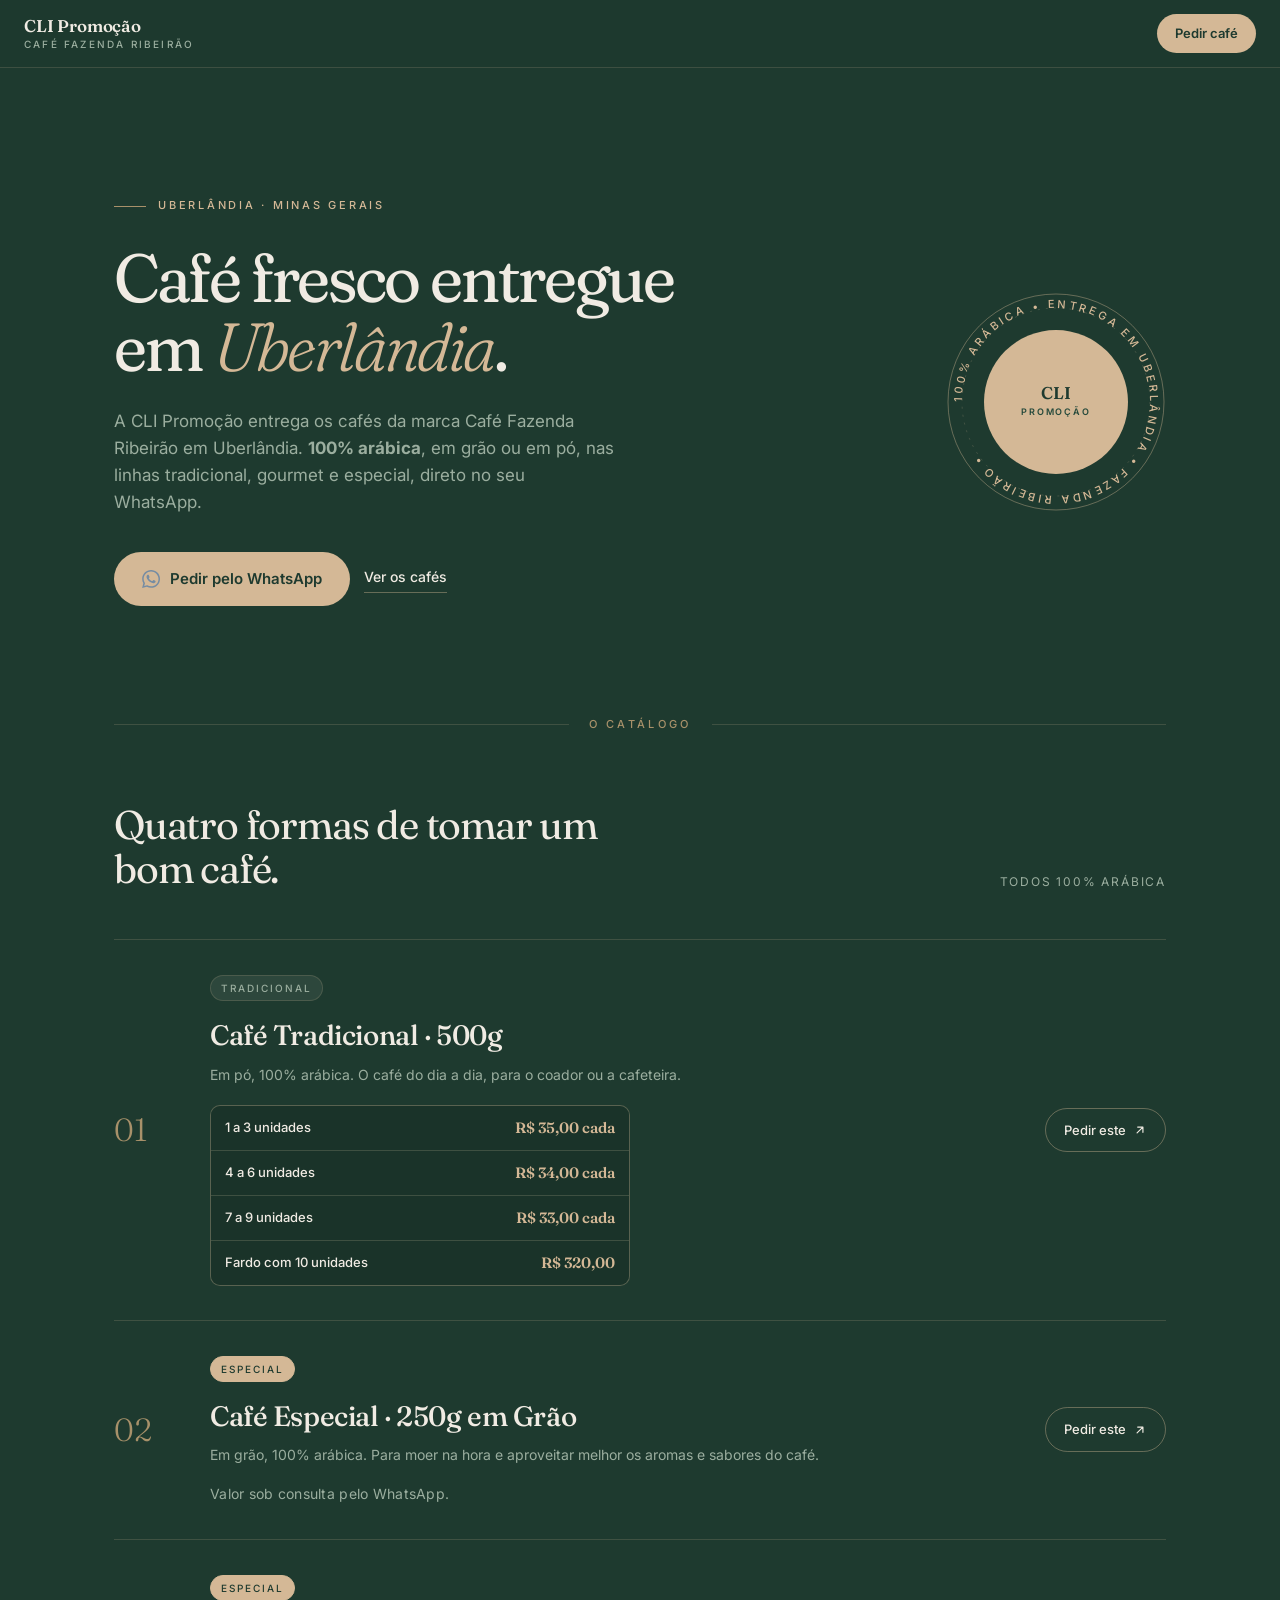
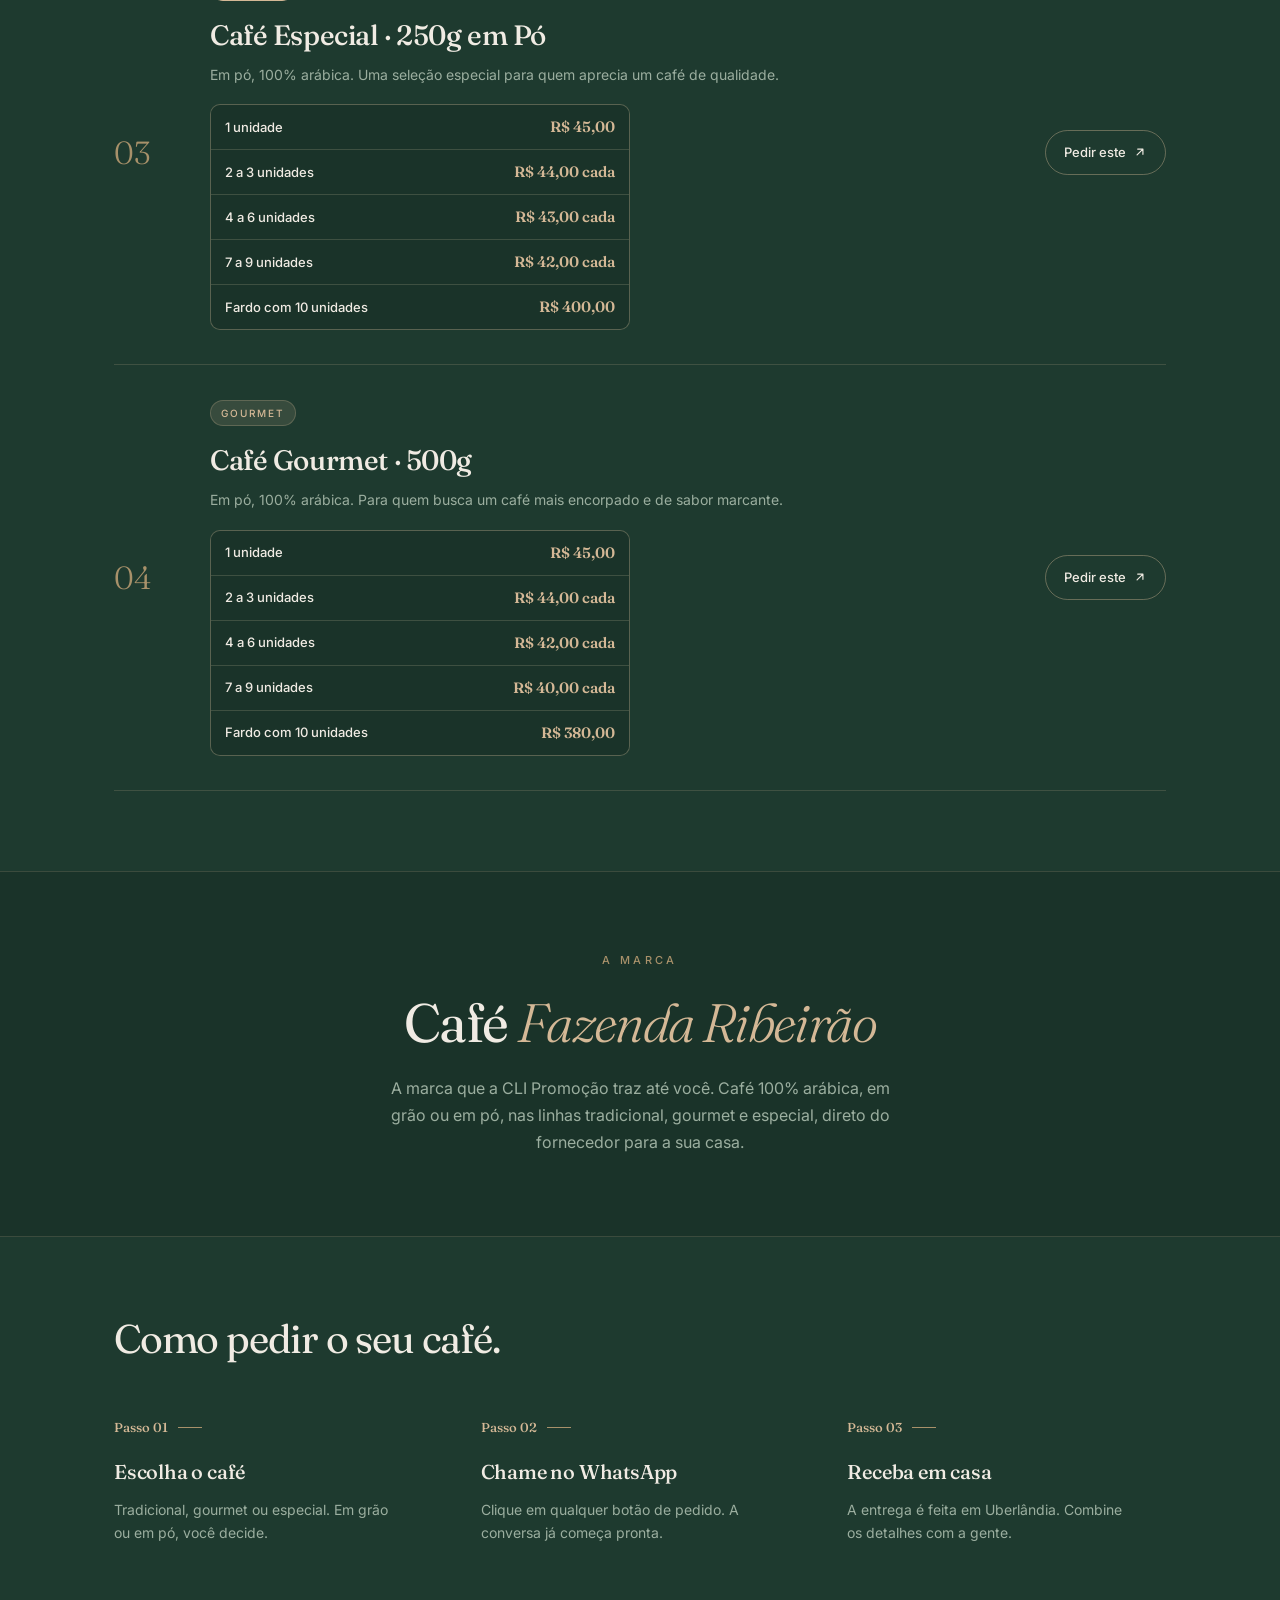
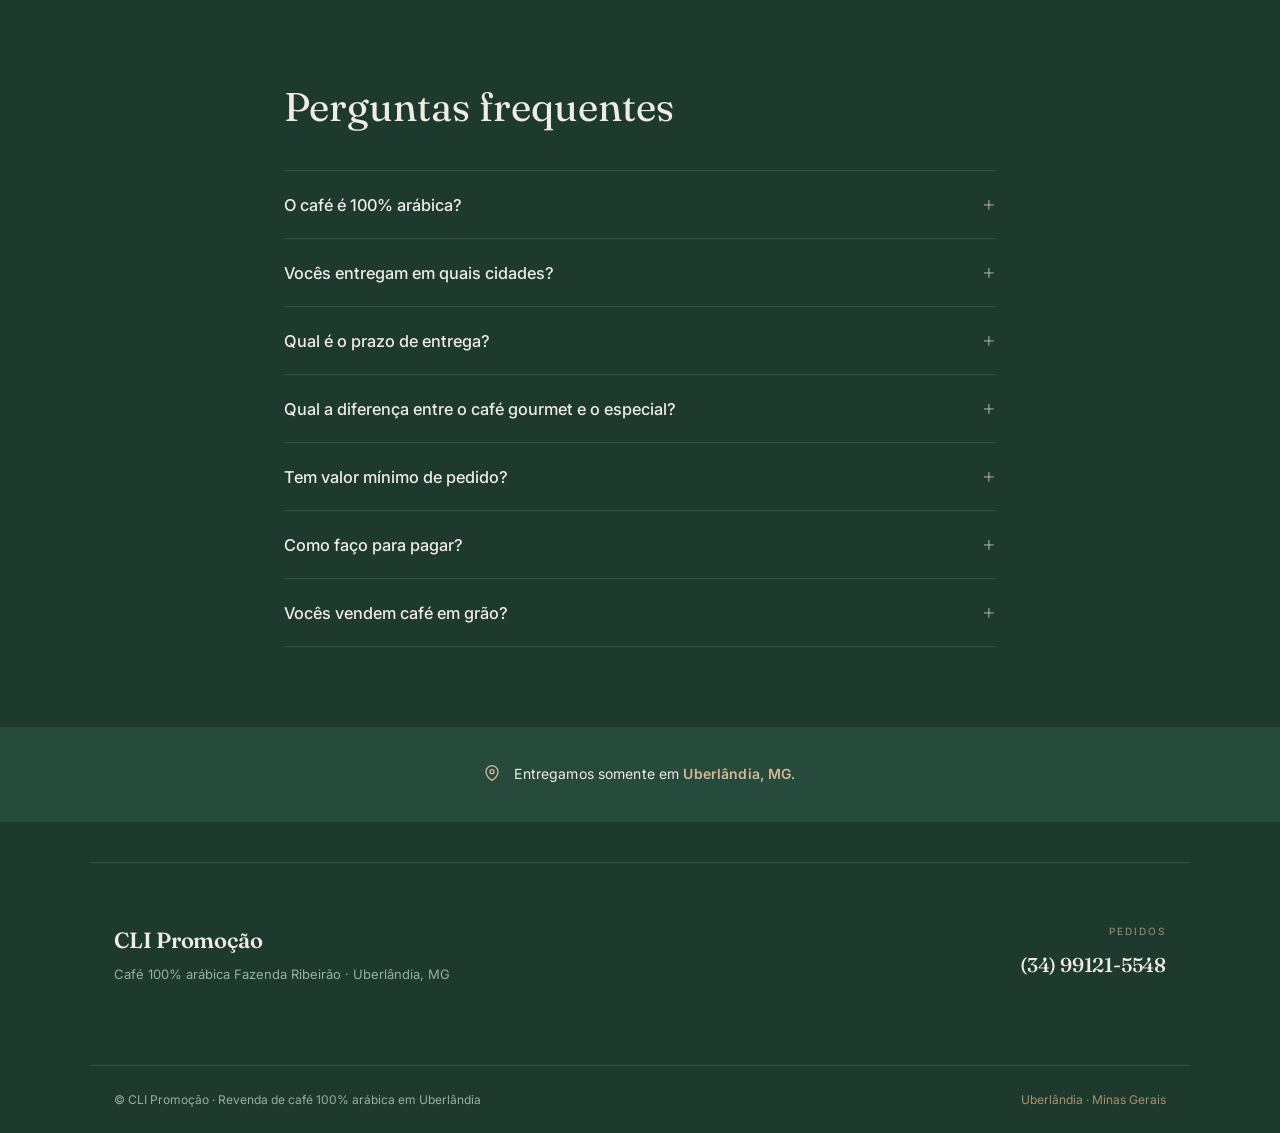
<file: index.html>
<!DOCTYPE html>
<html lang="pt-BR">


<head>
	<meta charset="UTF-8">
	<meta name="viewport" content="width=device-width, initial-scale=1.0">

	<title>Café 100% Arábica em Uberlândia com Entrega | Fazenda Ribeirão — CLI Promoção</title>

	<meta name="description"
		content="Entrega de café 100% arábica em Uberlândia, MG: tradicional, gourmet e especial, em grão ou em pó, da marca Café Fazenda Ribeirão. Peça pelo WhatsApp e receba em casa.">

	<meta name="theme-color" content="#3A6B53">

	<link rel="icon" type="image/svg+xml" href="assets/favicon.svg">
	<link rel="canonical" href="https://www.clipromocoes.com.br/">


	<meta property="og:type" content="website">
	<meta property="og:site_name" content="CLI Promoção">
	<meta property="og:locale" content="pt_BR">
	<meta property="og:url" content="https://www.clipromocoes.com.br/">

	<meta property="og:title" content="Café 100% Arábica em Uberlândia com Entrega | Fazenda Ribeirão">

	<meta property="og:description"
		content="A CLI Promoção entrega os cafés 100% arábica da marca Café Fazenda Ribeirão em Uberlândia. Em grão, em pó, tradicional, gourmet e especial, direto no seu WhatsApp.">

	<meta property="og:image" content="https://www.clipromocoes.com.br/assets/og-card.png">

	<meta property="og:image:width" content="640">
	<meta property="og:image:height" content="640">

	<!-- Fontes -->
	<link rel="preconnect" href="https://fonts.googleapis.com">
	<link rel="preconnect" href="https://fonts.gstatic.com" crossorigin>

	<link
		href="https://fonts.googleapis.com/css2?family=Fraunces:opsz,wght,SOFT,WONK@9..144,300..700,0..100,0..1&family=Inter:wght@300;400;500;600&display=swap"
		rel="stylesheet">

	<link rel="stylesheet" href="styles.css">

	<!-- Estilos da seção de perguntas frequentes.
	     Ficam aqui para não depender de alterações no styles.css.
	     Se preferir, mova este bloco para o final do styles.css. -->
	<style>
		.faq {
			max-width: 760px;
			margin: 0 auto;
			padding: 5rem 1.5rem;
		}

		.faq h2 {
			font-family: 'Fraunces', Georgia, serif;
			font-weight: 400;
			font-size: clamp(1.75rem, 4vw, 2.5rem);
			line-height: 1.15;
			margin: 0 0 2.5rem;
		}

		.faq-item {
			border-top: 1px solid rgba(128, 128, 128, 0.28);
		}

		.faq-item:last-of-type {
			border-bottom: 1px solid rgba(128, 128, 128, 0.28);
		}

		.faq-item summary {
			display: flex;
			justify-content: space-between;
			align-items: baseline;
			gap: 1.5rem;
			cursor: pointer;
			list-style: none;
			padding: 1.35rem 0;
			font-family: 'Inter', system-ui, sans-serif;
			font-size: 1.02rem;
			font-weight: 500;
			line-height: 1.4;
		}

		.faq-item summary::-webkit-details-marker {
			display: none;
		}

		.faq-item summary::after {
			content: "+";
			flex: none;
			font-size: 1.35rem;
			font-weight: 300;
			line-height: 1;
			opacity: 0.55;
			transition: transform 0.25s ease;
		}

		.faq-item[open] summary::after {
			transform: rotate(45deg);
		}

		.faq-item summary:focus-visible {
			outline: 2px solid currentColor;
			outline-offset: 4px;
		}

		.faq-item p {
			margin: 0 0 1.5rem;
			padding-right: 3rem;
			font-family: 'Inter', system-ui, sans-serif;
			font-size: 0.97rem;
			font-weight: 300;
			line-height: 1.65;
			opacity: 0.82;
		}

		@media (prefers-reduced-motion: reduce) {
			.faq-item summary::after {
				transition: none;
			}
		}
	</style>

	<!-- Dados estruturados: negócio, produtos e perguntas frequentes.
	     Cada Product tem "offers" próprio — exigência do Google para
	     resultados aprimorados de produto. -->
	<script type="application/ld+json">
	{
		"@context": "https://schema.org",
		"@graph": [
			{
				"@type": "LocalBusiness",
				"@id": "https://www.clipromocoes.com.br/#negocio",
				"name": "CLI Promoção",
				"description": "Revenda dos cafés 100% arábica da marca Café Fazenda Ribeirão, com entrega em Uberlândia, MG.",
				"url": "https://www.clipromocoes.com.br/",
				"image": "https://www.clipromocoes.com.br/assets/og-card.png",
				"telephone": "+55-34-99121-5548",
				"priceRange": "R$ 32 - R$ 400",
				"currenciesAccepted": "BRL",
				"paymentAccepted": "Pix, Dinheiro, Cartão",
				"address": {
					"@type": "PostalAddress",
					"addressCountry": "BR",
					"addressRegion": "MG",
					"addressLocality": "Uberlândia"
				},
				"areaServed": {
					"@type": "City",
					"name": "Uberlândia"
				},
				"openingHoursSpecification": [
					{
						"@type": "OpeningHoursSpecification",
						"dayOfWeek": ["Monday", "Tuesday", "Wednesday", "Thursday", "Friday"],
						"opens": "08:00",
						"closes": "18:00"
					},
					{
						"@type": "OpeningHoursSpecification",
						"dayOfWeek": "Saturday",
						"opens": "08:00",
						"closes": "12:00"
					}
				]
			},
			{
				"@type": "Product",
				"@id": "https://www.clipromocoes.com.br/#cafe-tradicional-500g",
				"name": "Café Tradicional 500g · 100% Arábica",
				"description": "Café 100% arábica em pó, linha tradicional, para coador ou cafeteira. Entrega em Uberlândia, MG.",
				"image": "https://www.clipromocoes.com.br/assets/og-card.png",
				"brand": {
					"@type": "Brand",
					"name": "Café Fazenda Ribeirão"
				},
				"weight": {
					"@type": "QuantitativeValue",
					"value": 500,
					"unitCode": "GRM"
				},
				"additionalProperty": [
					{
						"@type": "PropertyValue",
						"name": "Espécie do grão",
						"value": "100% arábica"
					},
					{
						"@type": "PropertyValue",
						"name": "Moagem",
						"value": "Em pó"
					}
				],
				"offers": {
					"@type": "AggregateOffer",
					"url": "https://www.clipromocoes.com.br/#catalogo",
					"priceCurrency": "BRL",
					"lowPrice": "32.00",
					"highPrice": "35.00",
					"offerCount": 4,
					"availability": "https://schema.org/InStock",
					"seller": {
						"@id": "https://www.clipromocoes.com.br/#negocio"
					}
				}
			},
			{
				"@type": "Product",
				"@id": "https://www.clipromocoes.com.br/#cafe-especial-250g-po",
				"name": "Café Especial 250g em Pó · 100% Arábica",
				"description": "Café especial 100% arábica em pó, seleção para apreciar com calma. Entrega em Uberlândia, MG.",
				"image": "https://www.clipromocoes.com.br/assets/og-card.png",
				"brand": {
					"@type": "Brand",
					"name": "Café Fazenda Ribeirão"
				},
				"weight": {
					"@type": "QuantitativeValue",
					"value": 250,
					"unitCode": "GRM"
				},
				"additionalProperty": [
					{
						"@type": "PropertyValue",
						"name": "Espécie do grão",
						"value": "100% arábica"
					},
					{
						"@type": "PropertyValue",
						"name": "Moagem",
						"value": "Em pó"
					}
				],
				"offers": {
					"@type": "AggregateOffer",
					"url": "https://www.clipromocoes.com.br/#catalogo",
					"priceCurrency": "BRL",
					"lowPrice": "40.00",
					"highPrice": "45.00",
					"offerCount": 5,
					"availability": "https://schema.org/InStock",
					"seller": {
						"@id": "https://www.clipromocoes.com.br/#negocio"
					}
				}
			},
			{
				"@type": "Product",
				"@id": "https://www.clipromocoes.com.br/#cafe-gourmet-500g",
				"name": "Café Gourmet 500g · 100% Arábica",
				"description": "Café 100% arábica em pó, linha gourmet, mais encorpado e de sabor marcante. Entrega em Uberlândia, MG.",
				"image": "https://www.clipromocoes.com.br/assets/og-card.png",
				"brand": {
					"@type": "Brand",
					"name": "Café Fazenda Ribeirão"
				},
				"weight": {
					"@type": "QuantitativeValue",
					"value": 500,
					"unitCode": "GRM"
				},
				"additionalProperty": [
					{
						"@type": "PropertyValue",
						"name": "Espécie do grão",
						"value": "100% arábica"
					},
					{
						"@type": "PropertyValue",
						"name": "Moagem",
						"value": "Em pó"
					}
				],
				"offers": {
					"@type": "AggregateOffer",
					"url": "https://www.clipromocoes.com.br/#catalogo",
					"priceCurrency": "BRL",
					"lowPrice": "38.00",
					"highPrice": "45.00",
					"offerCount": 5,
					"availability": "https://schema.org/InStock",
					"seller": {
						"@id": "https://www.clipromocoes.com.br/#negocio"
					}
				}
			},
			{
				"@type": "FAQPage",
				"@id": "https://www.clipromocoes.com.br/#faq",
				"mainEntity": [
					{
						"@type": "Question",
						"name": "O café é 100% arábica?",
						"acceptedAnswer": {
							"@type": "Answer",
							"text": "Sim. Todos os cafés Fazenda Ribeirão que entregamos são 100% arábica, sem mistura com conilon ou robusta. É o grão de sabor mais suave, menos amargo e com aroma mais delicado."
						}
					},
					{
						"@type": "Question",
						"name": "Vocês entregam em quais cidades?",
						"acceptedAnswer": {
							"@type": "Answer",
							"text": "A entrega é feita somente em Uberlândia, MG. Atendemos toda a cidade, incluindo Santa Mônica, Segismundo Pereira, Tibery, Umuarama, Jardim Karaíba, Morada da Colina, Granja Marileusa, Luizote de Freitas e o Centro."
						}
					},
					{
						"@type": "Question",
						"name": "Qual é o prazo de entrega?",
						"acceptedAnswer": {
							"@type": "Answer",
							"text": "Combinamos data e horário pelo WhatsApp no momento do pedido, de acordo com a região da cidade e a quantidade solicitada."
						}
					},
					{
						"@type": "Question",
						"name": "Qual a diferença entre o café gourmet e o especial?",
						"acceptedAnswer": {
							"@type": "Answer",
							"text": "Os dois são 100% arábica. O gourmet usa grãos selecionados e tem sabor mais encorpado e marcante que o tradicional. O especial passa por uma seleção mais rigorosa de grãos e torra, com acidez e aroma mais evidentes, e é vendido em pacotes de 250g."
						}
					},
					{
						"@type": "Question",
						"name": "Tem valor mínimo de pedido?",
						"acceptedAnswer": {
							"@type": "Answer",
							"text": "Não há valor mínimo. Comprando mais unidades o preço por pacote diminui, e o fardo com dez unidades tem o melhor valor."
						}
					},
					{
						"@type": "Question",
						"name": "Como faço para pagar?",
						"acceptedAnswer": {
							"@type": "Answer",
							"text": "Aceitamos Pix, dinheiro e cartão. O pagamento é combinado pelo WhatsApp junto com o pedido."
						}
					},
					{
						"@type": "Question",
						"name": "Vocês vendem café em grão?",
						"acceptedAnswer": {
							"@type": "Answer",
							"text": "Sim. O café especial de 250g está disponível em grão, para moer na hora. Consulte o valor pelo WhatsApp."
						}
					}
				]
			}
		]
	}
	</script>
</head>


<body>

	<!-- Ícones do site: definidos uma vez só e reaproveitados com <use> -->
	<svg style="display:none" aria-hidden="true">
		<symbol id="ico-seta" viewBox="0 0 24 24">
			<path d="M7 17L17 7M17 7H8M17 7V16" fill="none" stroke="currentColor" stroke-width="2"
				stroke-linecap="round" stroke-linejoin="round" />
		</symbol>
		<symbol id="ico-pino" viewBox="0 0 24 24">
			<g fill="none" stroke="currentColor" stroke-width="2" stroke-linecap="round" stroke-linejoin="round">
				<path d="M21 10c0 7-9 13-9 13s-9-6-9-13a9 9 0 0 1 18 0z" />
				<circle cx="12" cy="10" r="3" />
			</g>
		</symbol>
	</svg>

	<header class="top-bar">
		<div class="brand">
			<span class="brand-name">CLI Promoção</span>
			<span class="brand-sub">Café Fazenda Ribeirão</span>
		</div>
		<a href="https://wa.me/5534991215548" class="top-cta" target="_blank" rel="noopener">
			Pedir café
		</a>
	</header>

	<section class="hero">
		<div class="hero-text">
			<span class="kicker">Uberlândia · Minas Gerais</span>
			<h1>Café fresco entregue<br>em <span class="italic">Uberlândia</span>.</h1>
			<p class="lead">A CLI Promoção entrega os cafés da marca Café Fazenda Ribeirão em Uberlândia.
				<strong>100% arábica</strong>, em grão ou em pó, nas linhas tradicional, gourmet e especial,
				direto no seu WhatsApp.
			</p>
			<div class="hero-actions">
				<a href="https://wa.me/5534991215548?text=Ol%C3%A1!%20Vim%20pelo%20site%20e%20quero%20pedir%20caf%C3%A9."
					class="btn-primary" target="_blank" rel="noopener">
					<img src="assets/whatsapp-svgrepo-com.svg" width="18" height="18" alt="" aria-hidden="true">
					Pedir pelo WhatsApp
				</a>
				<a href="#catalogo" class="btn-ghost">Ver os cafés</a>
			</div>
		</div>
		<div class="seal" aria-hidden="true">
			<svg class="seal-ring" viewBox="0 0 220 220">
				<defs>
					<path id="circlePath" d="M 110, 110 m -94, 0 a 94,94 0 1,1 188,0 a 94,94 0 1,1 -188,0" />
				</defs>
				<circle cx="110" cy="110" r="108" fill="none" stroke="rgba(212,184,150,0.4)" stroke-width="1" />
				<circle cx="110" cy="110" r="94" fill="none" stroke="rgba(212,184,150,0.2)" stroke-width="1"
					stroke-dasharray="2 6" />
				<text fill="#D4B896" font-size="11" font-family="Inter,sans-serif" letter-spacing="3" font-weight="500">
					<textPath href="#circlePath" startOffset="0">100% ARÁBICA • ENTREGA EM UBERLÂNDIA • FAZENDA
						RIBEIRÃO •
					</textPath>
				</text>
			</svg>
			<div class="seal-center">
				<span class="biz">CLI</span>
				<span class="estd">Promoção</span>
			</div>
		</div>
	</section>

	<div class="divider-words" aria-hidden="true">
		<span class="line"></span>
		<span class="text">O Catálogo</span>
		<span class="line"></span>
	</div>

	<section class="catalog" id="catalogo">
		<div class="catalog-head">
			<h2>Quatro formas de tomar um bom café.</h2>
			<span class="note">Todos 100% arábica</span>
		</div>


		<div class="products">

			<!-- 01 — Tradicional -->
			<article class="product" data-cat="tradicional">
				<span class="product-num">01</span>

				<div class="product-info">
					<span class="badge">Tradicional</span>
					<h3>Café Tradicional · 500g</h3>
					<p>Em pó, 100% arábica. O café do dia a dia, para o coador ou a cafeteira.</p>

					<!-- Quando tiver a foto, descomente e ajuste o caminho:
					<img class="product-photo" src="assets/cafe-tradicional-500g.jpg"
						alt="Pacote de Café Fazenda Ribeirão tradicional 500g, 100% arábica em pó"
						width="600" height="600" loading="lazy"> -->

					<div class="price-table" data-produto="tradicional-500">
						<div class="price-row">
							<span class="qty">1 a 3 unidades</span>
							<span class="price">R$ 35,00 cada</span>
						</div>
						<div class="price-row">
							<span class="qty">4 a 6 unidades</span>
							<span class="price">R$ 34,00 cada</span>
						</div>
						<div class="price-row">
							<span class="qty">7 a 9 unidades</span>
							<span class="price">R$ 33,00 cada</span>
						</div>
						<div class="price-row">
							<span class="qty">Fardo com 10 unidades</span>
							<span class="price">R$ 320,00</span>
						</div>
					</div>
				</div>

				<div class="product-order">
					<a href="https://wa.me/5534991215548?text=Ol%C3%A1!%20Quero%20pedir%20o%20Caf%C3%A9%20Tradicional%20500g."
						target="_blank" rel="noopener">
						Pedir este
						<svg width="14" height="14" aria-hidden="true">
							<use href="#ico-seta" />
						</svg>
					</a>
				</div>
			</article>


			<!-- 02 — Especial em Grão -->
			<article class="product" data-cat="especial">
				<span class="product-num">02</span>

				<div class="product-info">
					<span class="badge">Especial</span>
					<h3>Café Especial · 250g em Grão</h3>
					<p>Em grão, 100% arábica. Para moer na hora e aproveitar melhor os aromas e sabores do café.</p>

					<!-- Quando tiver a foto, descomente e ajuste o caminho:
					<img class="product-photo" src="assets/cafe-especial-250g-grao.jpg"
						alt="Pacote de Café Fazenda Ribeirão especial 250g, 100% arábica em grão"
						width="600" height="600" loading="lazy"> -->

					<div data-produto="especial-250-grao">
						<p class="price-ask">Valor sob consulta pelo WhatsApp.</p>
					</div>
				</div>

				<div class="product-order">
					<a href="https://wa.me/5534991215548?text=Ol%C3%A1!%20Quero%20pedir%20o%20Caf%C3%A9%20Especial%20250g%20em%20Gr%C3%A3o."
						target="_blank" rel="noopener">
						Pedir este
						<svg width="14" height="14" aria-hidden="true">
							<use href="#ico-seta" />
						</svg>
					</a>
				</div>
			</article>


			<!-- 03 — Especial em Pó -->
			<article class="product" data-cat="especial">
				<span class="product-num">03</span>

				<div class="product-info">
					<span class="badge">Especial</span>
					<h3>Café Especial · 250g em Pó</h3>
					<p>Em pó, 100% arábica. Uma seleção especial para quem aprecia um café de qualidade.</p>

					<!-- Quando tiver a foto, descomente e ajuste o caminho:
					<img class="product-photo" src="assets/cafe-especial-250g-po.jpg"
						alt="Pacote de Café Fazenda Ribeirão especial 250g, 100% arábica em pó"
						width="600" height="600" loading="lazy"> -->

					<div class="price-table" data-produto="especial-250-po">
						<div class="price-row">
							<span class="qty">1 unidade</span>
							<span class="price">R$ 45,00</span>
						</div>
						<div class="price-row">
							<span class="qty">2 a 3 unidades</span>
							<span class="price">R$ 44,00 cada</span>
						</div>
						<div class="price-row">
							<span class="qty">4 a 6 unidades</span>
							<span class="price">R$ 43,00 cada</span>
						</div>
						<div class="price-row">
							<span class="qty">7 a 9 unidades</span>
							<span class="price">R$ 42,00 cada</span>
						</div>
						<div class="price-row">
							<span class="qty">Fardo com 10 unidades</span>
							<span class="price">R$ 400,00</span>
						</div>
					</div>
				</div>

				<div class="product-order">
					<a href="https://wa.me/5534991215548?text=Ol%C3%A1!%20Quero%20pedir%20o%20Caf%C3%A9%20Especial%20250g%20em%20P%C3%B3."
						target="_blank" rel="noopener">
						Pedir este
						<svg width="14" height="14" aria-hidden="true">
							<use href="#ico-seta" />
						</svg>
					</a>
				</div>
			</article>


			<!-- 04 — Gourmet -->
			<article class="product" data-cat="gourmet">
				<span class="product-num">04</span>

				<div class="product-info">
					<span class="badge">Gourmet</span>
					<h3>Café Gourmet · 500g</h3>
					<p>Em pó, 100% arábica. Para quem busca um café mais encorpado e de sabor marcante.</p>

					<!-- Quando tiver a foto, descomente e ajuste o caminho:
					<img class="product-photo" src="assets/cafe-gourmet-500g.jpg"
						alt="Pacote de Café Fazenda Ribeirão gourmet 500g, 100% arábica em pó"
						width="600" height="600" loading="lazy"> -->

					<div class="price-table" data-produto="gourmet-500">
						<div class="price-row">
							<span class="qty">1 unidade</span>
							<span class="price">R$ 45,00</span>
						</div>
						<div class="price-row">
							<span class="qty">2 a 3 unidades</span>
							<span class="price">R$ 44,00 cada</span>
						</div>
						<div class="price-row">
							<span class="qty">4 a 6 unidades</span>
							<span class="price">R$ 42,00 cada</span>
						</div>
						<div class="price-row">
							<span class="qty">7 a 9 unidades</span>
							<span class="price">R$ 40,00 cada</span>
						</div>
						<div class="price-row">
							<span class="qty">Fardo com 10 unidades</span>
							<span class="price">R$ 380,00</span>
						</div>
					</div>
				</div>

				<div class="product-order">
					<a href="https://wa.me/5534991215548?text=Ol%C3%A1!%20Quero%20pedir%20o%20Caf%C3%A9%20Gourmet%20500g."
						target="_blank" rel="noopener">
						Pedir este
						<svg width="14" height="14" aria-hidden="true">
							<use href="#ico-seta" />
						</svg>
					</a>
				</div>
			</article>

		</div>



	</section>

	<section class="brand-band">
		<div class="brand-band-inner">
			<div class="eyebrow">A Marca</div>
			<h2>Café <em>Fazenda Ribeirão</em></h2>
			<p>A marca que a CLI Promoção traz até você. Café 100% arábica, em grão ou em pó, nas linhas tradicional,
				gourmet e especial, direto do fornecedor para a sua casa.</p>
		</div>
	</section>

	<section class="how">
		<h2>Como pedir o seu café.</h2>
		<div class="how-steps">
			<div class="step">
				<div class="step-num">Passo 01</div>
				<h3>Escolha o café</h3>
				<p>Tradicional, gourmet ou especial. Em grão ou em pó, você decide.</p>
			</div>
			<div class="step">
				<div class="step-num">Passo 02</div>
				<h3>Chame no WhatsApp</h3>
				<p>Clique em qualquer botão de pedido. A conversa já começa pronta.</p>
			</div>
			<div class="step">
				<div class="step-num">Passo 03</div>
				<h3>Receba em casa</h3>
				<p>A entrega é feita em Uberlândia. Combine os detalhes com a gente.</p>
			</div>
		</div>
	</section>

	<section class="faq" id="perguntas">
		<h2>Perguntas frequentes</h2>

		<details class="faq-item">
			<summary>O café é 100% arábica?</summary>
			<p>Sim. Todos os cafés Fazenda Ribeirão que entregamos são 100% arábica, sem mistura com conilon ou
				robusta. É o grão de sabor mais suave, menos amargo e com aroma mais delicado.</p>
		</details>

		<details class="faq-item">
			<summary>Vocês entregam em quais cidades?</summary>
			<p>A entrega é feita somente em Uberlândia, MG. Atendemos toda a cidade, incluindo Santa Mônica,
				Segismundo Pereira, Tibery, Umuarama, Jardim Karaíba, Morada da Colina, Granja Marileusa, Luizote de
				Freitas e o Centro.</p>
		</details>

		<details class="faq-item">
			<summary>Qual é o prazo de entrega?</summary>
			<p>Combinamos data e horário pelo WhatsApp no momento do pedido, de acordo com a região da cidade e a
				quantidade solicitada.</p>
		</details>

		<details class="faq-item">
			<summary>Qual a diferença entre o café gourmet e o especial?</summary>
			<p>Os dois são 100% arábica. O gourmet usa grãos selecionados e tem sabor mais encorpado e marcante que o
				tradicional. O especial passa por uma seleção mais rigorosa de grãos e torra, com acidez e aroma mais
				evidentes, e é vendido em pacotes de 250g.</p>
		</details>

		<details class="faq-item">
			<summary>Tem valor mínimo de pedido?</summary>
			<p>Não há valor mínimo. Comprando mais unidades o preço por pacote diminui, e o fardo com dez unidades tem
				o melhor valor.</p>
		</details>

		<details class="faq-item">
			<summary>Como faço para pagar?</summary>
			<p>Aceitamos Pix, dinheiro e cartão. O pagamento é combinado pelo WhatsApp junto com o pedido.</p>
		</details>

		<details class="faq-item">
			<summary>Vocês vendem café em grão?</summary>
			<p>Sim. O café especial de 250g está disponível em grão, para moer na hora. Consulte o valor pelo WhatsApp.
			</p>
		</details>
	</section>

	<div class="delivery-band">
		<span class="pin" aria-hidden="true">
			<svg width="16" height="16">
				<use href="#ico-pino" />
			</svg>
		</span>
		<p>Entregamos somente em <strong>Uberlândia, MG</strong>.</p>
	</div>

	<footer>
		<div class="footer-brand">
			<h3>CLI Promoção</h3>
			<p>Café 100% arábica Fazenda Ribeirão · Uberlândia, MG</p>
		</div>
		<div class="footer-contact">
			<span class="label">Pedidos</span>
			<a href="https://wa.me/5534991215548" class="phone" target="_blank" rel="noopener">(34) 99121-5548</a>
		</div>
	</footer>

	<div class="footer-bottom">
		<span>© CLI Promoção · Revenda de café 100% arábica em Uberlândia</span>
		<span class="city">Uberlândia · Minas Gerais</span>
	</div>

	<!-- Carrega as faixas de preço da planilha. Se falhar, os preços acima permanecem. -->
	<script src="scripts/precos.js" defer></script>

</body>

</html>
</file>
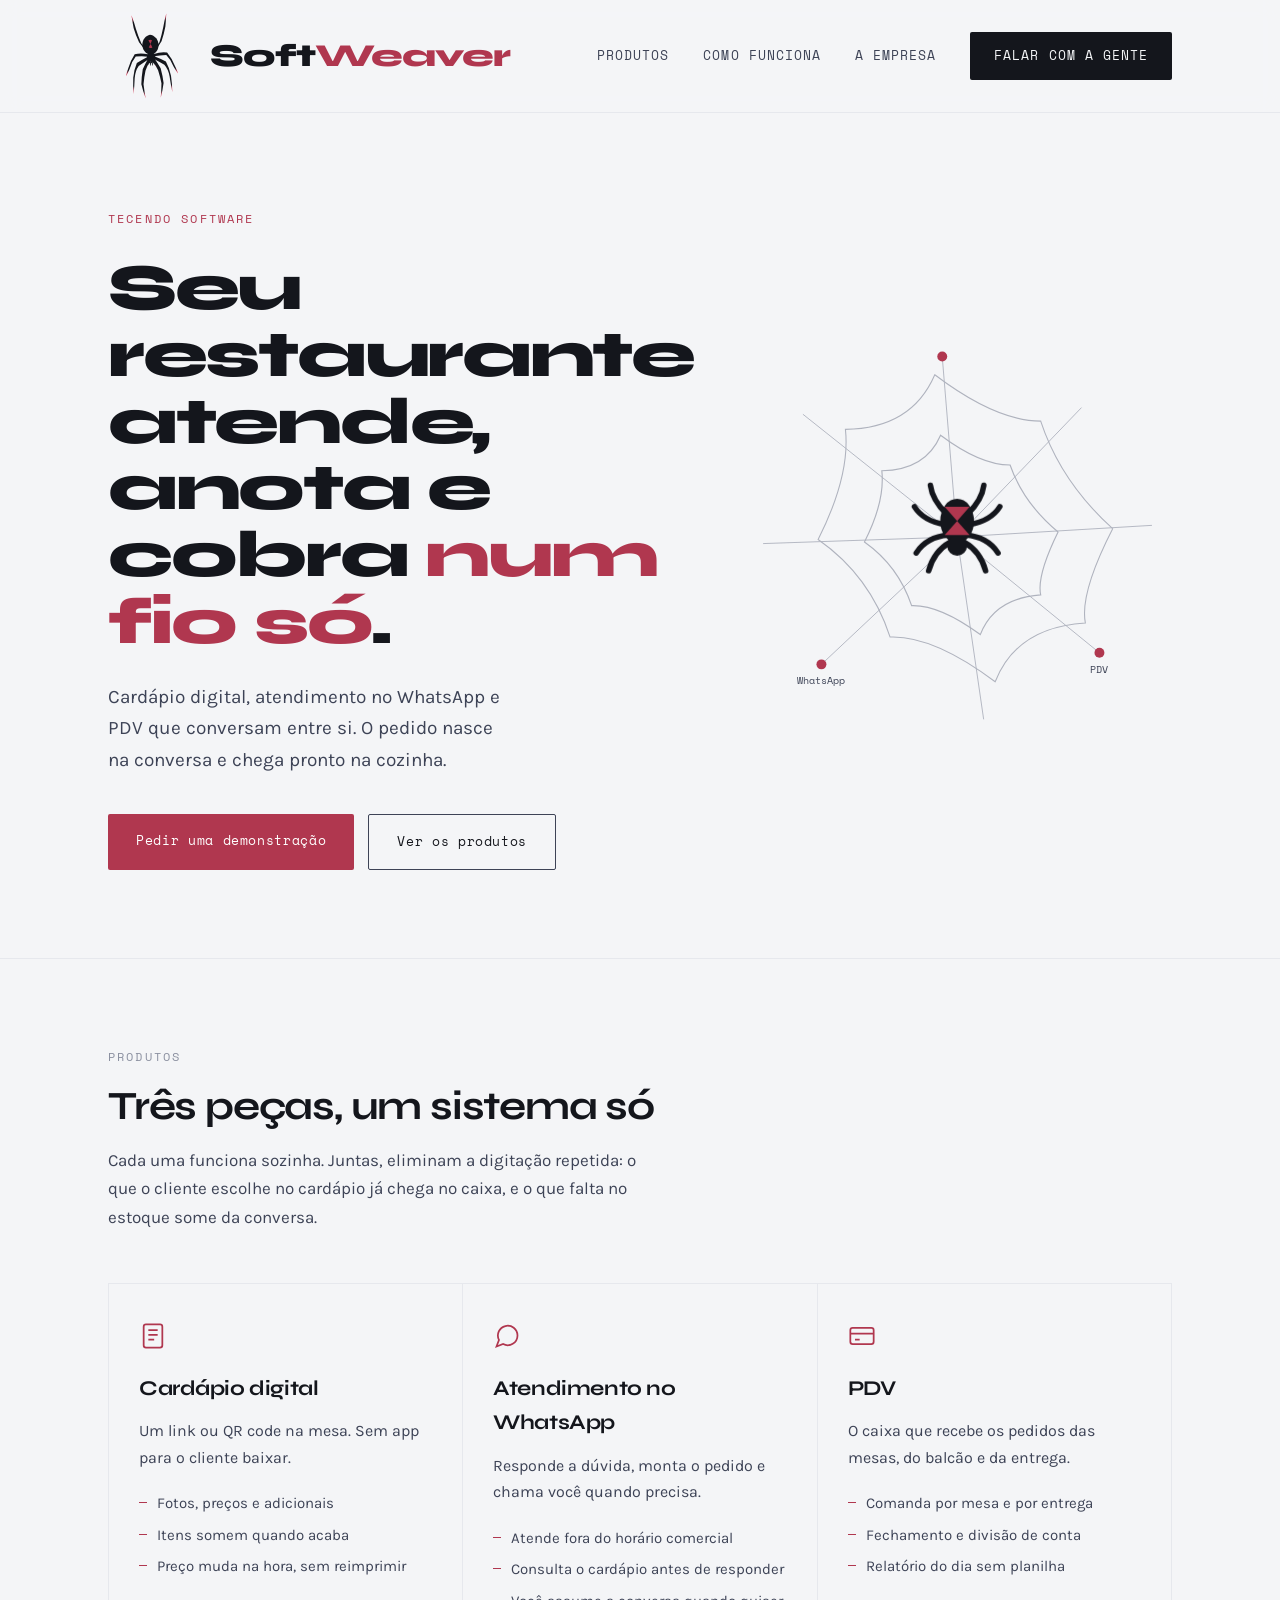
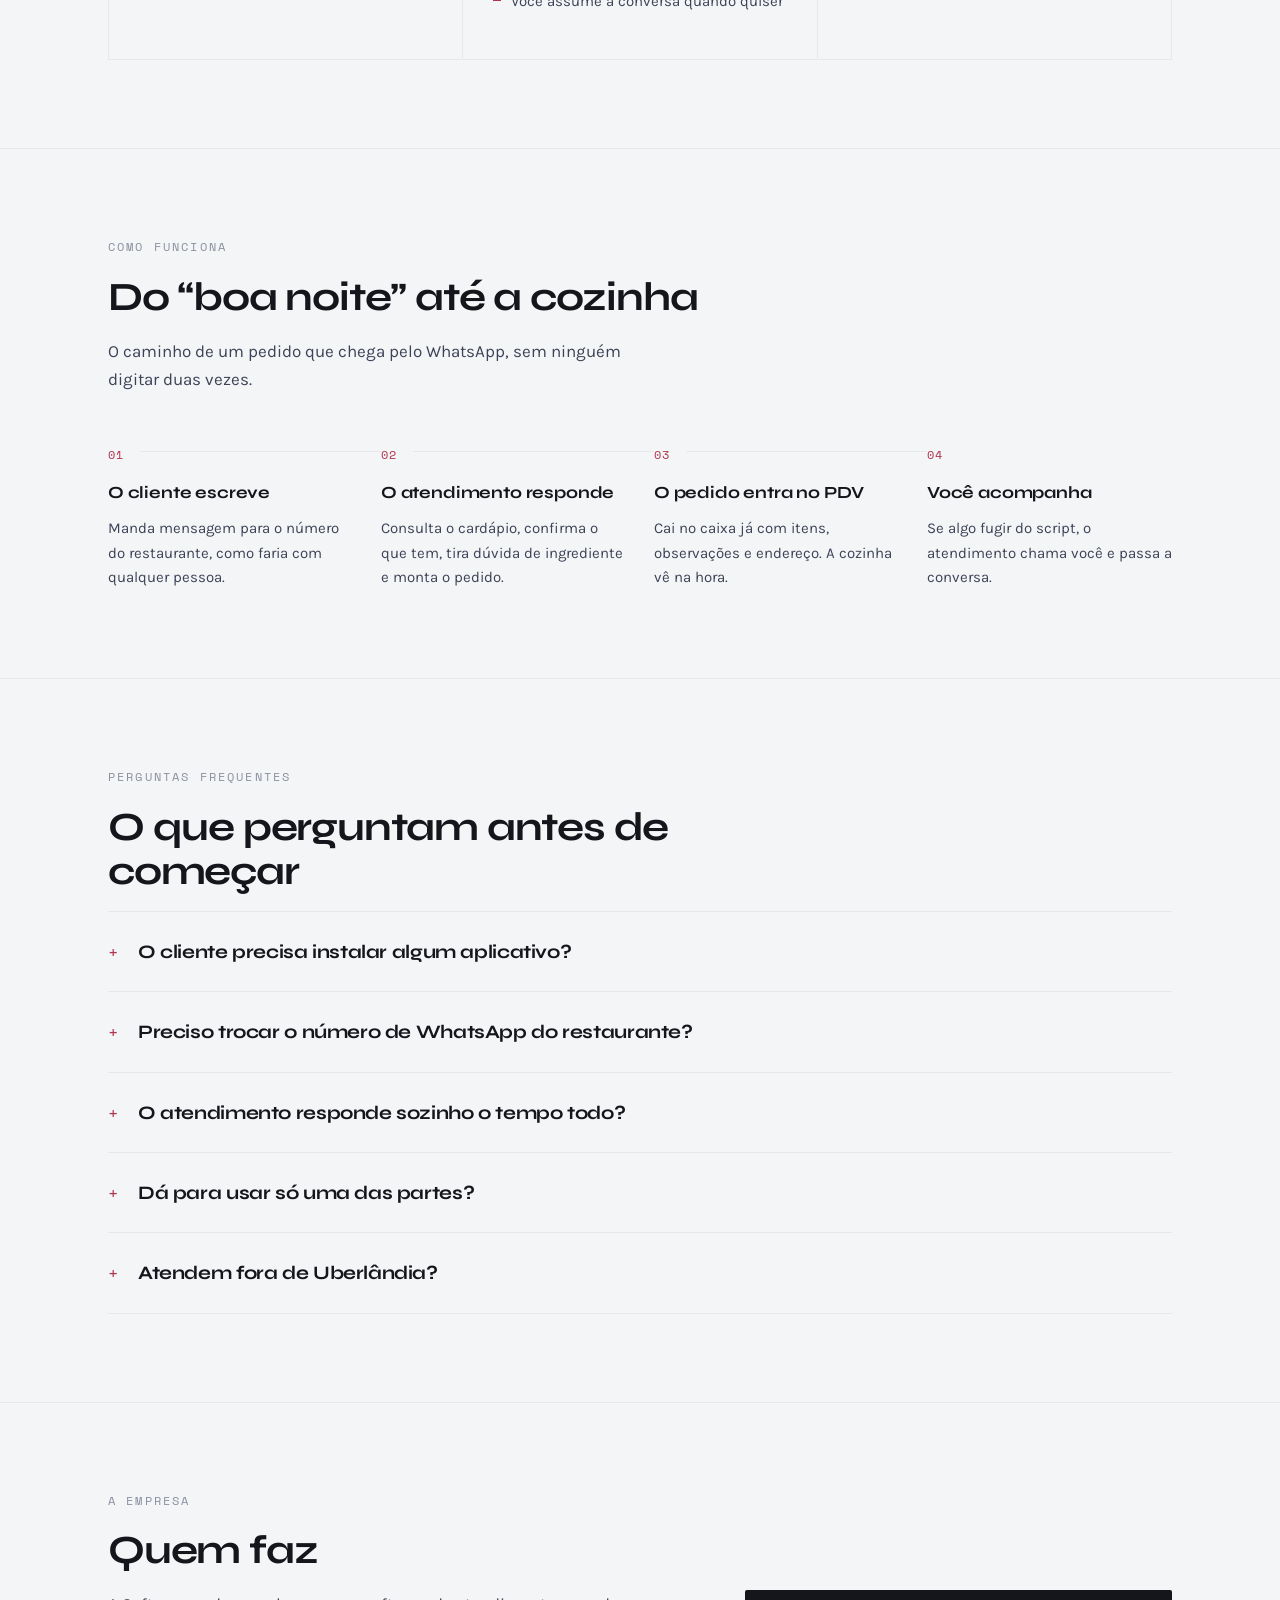
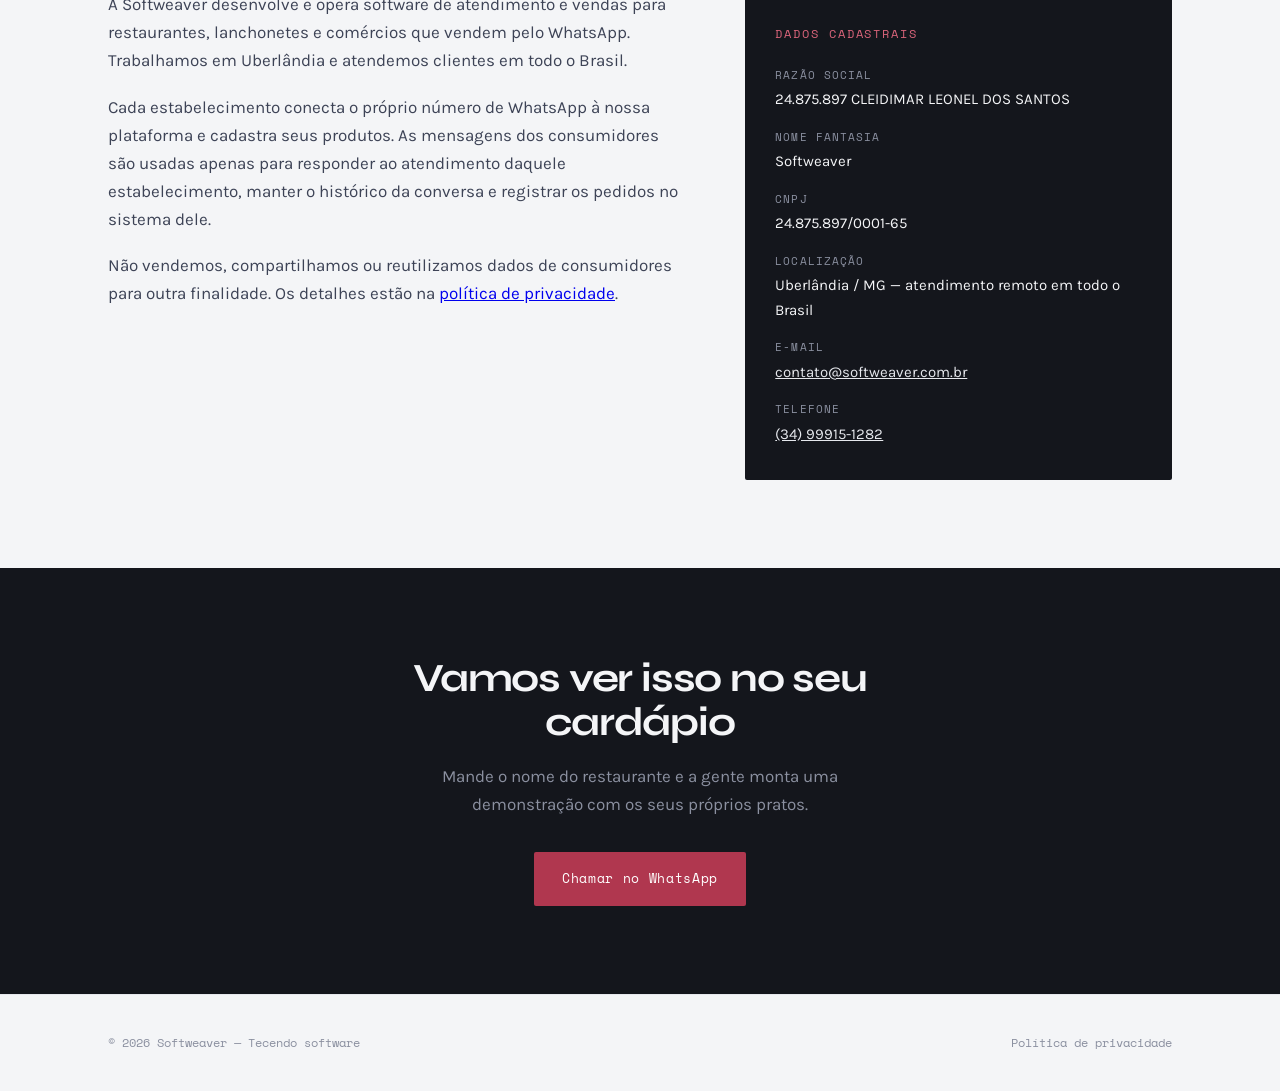
<file: softweaver/index.html>
<!DOCTYPE html>
<html lang="pt-BR">

<head>
	<meta charset="UTF-8">
	<meta name="viewport" content="width=device-width, initial-scale=1">

	<title>Softweaver — Cardápio digital, PDV e atendimento no WhatsApp</title>
	<meta name="description"
		content="Cardápio digital, PDV e atendimento automatizado no WhatsApp para restaurantes e comércios. O pedido nasce na conversa e chega pronto na cozinha.">

	<link rel="canonical" href="https://www.softweaver.com.br/">
	<meta name="robots" content="index, follow, max-image-preview:large">
	<meta name="theme-color" content="#0f0e13">

	<link rel="icon" href="aranha-adaptativo.svg" type="image/svg+xml">
	<link rel="apple-touch-icon" href="apple-touch-icon.png">

	<!-- Preview em WhatsApp, LinkedIn, Facebook -->
	<meta property="og:type" content="website">
	<meta property="og:site_name" content="Softweaver">
	<meta property="og:locale" content="pt_BR">
	<meta property="og:url" content="https://www.softweaver.com.br/">
	<meta property="og:title" content="Softweaver — Cardápio digital, PDV e atendimento no WhatsApp">
	<meta property="og:description"
		content="Cardápio digital, atendimento no WhatsApp e PDV que conversam entre si. O pedido nasce na conversa e chega pronto na cozinha.">
	<meta property="og:image" content="https://www.softweaver.com.br/og.png">
	<meta property="og:image:width" content="1200">
	<meta property="og:image:height" content="630">
	<meta property="og:image:alt" content="Softweaver — tecendo software">

	<meta name="twitter:card" content="summary_large_image">
	<meta name="twitter:title" content="Softweaver — Cardápio digital, PDV e atendimento no WhatsApp">
	<meta name="twitter:description"
		content="Cardápio digital, atendimento no WhatsApp e PDV que conversam entre si.">
	<meta name="twitter:image" content="https://www.softweaver.com.br/og.png">

	<link rel="preconnect" href="https://fonts.googleapis.com">
	<link rel="preconnect" href="https://fonts.gstatic.com" crossorigin>
	<link
		href="https://fonts.googleapis.com/css2?family=Syne:wght@600;700;800&family=Karla:ital,wght@0,400;0,500;1,400&family=Space+Mono:wght@400;700&display=swap"
		rel="stylesheet">

	<link rel="stylesheet" href="styles.css">

	<script type="application/ld+json">
	{
		"@context": "https://schema.org",
		"@graph": [
			{
				"@type": "Organization",
				"@id": "https://www.softweaver.com.br/#organization",
				"name": "Softweaver",
				"legalName": "24.875.897 CLEIDIMAR LEONEL DOS SANTOS",
				"taxID": "24.875.897/0001-65",
				"url": "https://www.softweaver.com.br/",
				"logo": "https://www.softweaver.com.br/aranha-adaptativo.svg",
				"image": "https://www.softweaver.com.br/og.png",
				"description": "Desenvolvimento de cardápio digital, PDV e atendimento automatizado no WhatsApp para restaurantes e comércios.",
				"email": "contato@softweaver.com.br",
				"telephone": "+5534999151282",
				"address": {
					"@type": "PostalAddress",
					"addressLocality": "Uberlândia",
					"addressRegion": "MG",
					"addressCountry": "BR"
				},
				"areaServed": { "@type": "Country", "name": "Brasil" },
				"contactPoint": {
					"@type": "ContactPoint",
					"contactType": "sales",
					"telephone": "+5534999151282",
					"email": "contato@softweaver.com.br",
					"availableLanguage": "Portuguese"
				}
			},
			{
				"@type": "WebSite",
				"@id": "https://www.softweaver.com.br/#website",
				"url": "https://www.softweaver.com.br/",
				"name": "Softweaver",
				"inLanguage": "pt-BR",
				"publisher": { "@id": "https://www.softweaver.com.br/#organization" }
			},
			{
				"@type": "Service",
				"name": "Cardápio digital, PDV e atendimento no WhatsApp",
				"serviceType": "Software para restaurantes",
				"provider": { "@id": "https://www.softweaver.com.br/#organization" },
				"areaServed": { "@type": "Country", "name": "Brasil" },
				"audience": {
					"@type": "BusinessAudience",
					"name": "Restaurantes, lanchonetes e comércios"
				},
				"hasOfferCatalog": {
					"@type": "OfferCatalog",
					"name": "Produtos Softweaver",
					"itemListElement": [
						{ "@type": "Offer", "itemOffered": { "@type": "Service", "name": "Cardápio digital", "description": "Cardápio por link ou QR code, com fotos, preços, adicionais e controle de itens em falta." } },
						{ "@type": "Offer", "itemOffered": { "@type": "Service", "name": "Atendimento no WhatsApp", "description": "Atendimento automatizado que consulta o cardápio, monta o pedido e transfere para um atendente humano quando necessário." } },
						{ "@type": "Offer", "itemOffered": { "@type": "Service", "name": "PDV", "description": "Ponto de venda com comanda por mesa e por entrega, fechamento, divisão de conta e relatório diário." } }
					]
				}
			},
			{
				"@type": "FAQPage",
				"@id": "https://www.softweaver.com.br/#faq",
				"mainEntity": [
					{
						"@type": "Question",
						"name": "O cliente precisa instalar algum aplicativo?",
						"acceptedAnswer": {
							"@type": "Answer",
							"text": "Não. O cardápio abre por link ou QR code no navegador, e o atendimento acontece no próprio WhatsApp do cliente."
						}
					},
					{
						"@type": "Question",
						"name": "Preciso trocar o número de WhatsApp do restaurante?",
						"acceptedAnswer": {
							"@type": "Answer",
							"text": "Não. O estabelecimento conecta o próprio número à plataforma. Quem já usa o aplicativo WhatsApp Business pode continuar usando junto com o atendimento automatizado."
						}
					},
					{
						"@type": "Question",
						"name": "O atendimento automatizado responde sozinho o tempo todo?",
						"acceptedAnswer": {
							"@type": "Answer",
							"text": "Ele responde dúvidas, consulta o cardápio e monta o pedido. Quando a conversa foge do previsto, ou quando você quiser, o atendimento passa a conversa para uma pessoa da equipe."
						}
					},
					{
						"@type": "Question",
						"name": "Dá para usar só uma das partes?",
						"acceptedAnswer": {
							"@type": "Answer",
							"text": "Sim. Cardápio digital, atendimento no WhatsApp e PDV funcionam separados. Juntos, eliminam a digitação repetida entre a conversa e o caixa."
						}
					},
					{
						"@type": "Question",
						"name": "Atendem fora de Uberlândia?",
						"acceptedAnswer": {
							"@type": "Answer",
							"text": "Sim. A Softweaver fica em Uberlândia, Minas Gerais, e atende estabelecimentos em todo o Brasil de forma remota."
						}
					}
				]
			}
		]
	}
	</script>
</head>

<body>

	<a class="skip" href="#conteudo">Ir para o conteúdo</a>

	<nav aria-label="Principal">
		<div class="wrap">
			<a class="mark" href="#topo">
				<img src="aranha-adaptativo.svg" alt="" width="88" height="88">
				<b>Soft<span>Weaver</span></b>
			</a>

			<div class="navlinks">
				<a href="#produtos">Produtos</a>
				<a href="#funciona">Como funciona</a>
				<a href="#empresa">A empresa</a>
				<a class="btn" href="#contato">Falar com a gente</a>
			</div>
		</div>
	</nav>

	<main id="conteudo">

		<header id="topo">
			<div class="wrap hero-grid">
				<div>
					<p class="eyebrow">Tecendo software</p>

					<h1>
						Seu restaurante atende, anota e cobra <em>num fio só</em>.
					</h1>

					<p class="lede">
						Cardápio digital, atendimento no WhatsApp e PDV que conversam entre si.
						O pedido nasce na conversa e chega pronto na cozinha.
					</p>

					<div class="cta-row">
						<a class="cta cta-solid" href="#contato">
							Pedir uma demonstração
						</a>

						<a class="cta cta-ghost" href="#produtos">
							Ver os produtos
						</a>
					</div>
				</div>

				<svg class="web-art" viewBox="0 0 520 470" role="img"
					aria-label="Teia ligando cardápio, atendimento e PDV">
					<g fill="none" stroke="var(--mist)" stroke-linecap="round" opacity="0.65">
						<g class="thread-line" stroke-width="1.1">
							<path d="M260 232 L495 218" />
							<path d="M260 232 L432 372" />
							<path d="M260 232 L292 452" />
							<path d="M260 232 L96 386" />
							<path d="M260 232 L26 240" />
							<path d="M260 232 L74 84" />
							<path d="M260 232 L242 14" />
							<path d="M260 232 L410 76" />
						</g>

						<path class="thread-arc" stroke-width="1.4"
							d="M382 226 Q356 279 361 302 Q305 306 288 350 Q239 314 205 315 Q189 267 148 238 Q173 189 169 152 Q222 151 240 109 Q288 145 324 145 Q340 191 382 226 Z" />

						<path class="thread-arc" stroke-width="1.3"
							d="M448 222 Q408 300 415 336 Q332 341 306 407 Q231 351 179 353 Q155 279 92 235 Q131 158 125 102 Q205 101 233 36 Q307 92 361 92 Q385 165 448 222 Z" />
					</g>

					<g class="node" style="animation-delay:1.4s">
						<circle cx="242" cy="14" r="6" fill="var(--thread)" />
						<text x="242" y="-2" text-anchor="middle" font-family="Space Mono,monospace" font-size="12"
							fill="var(--dusk)">
							cardápio
						</text>
					</g>

					<g class="node" style="animation-delay:1.55s">
						<circle cx="432" cy="372" r="6" fill="var(--thread)" />
						<text x="432" y="396" text-anchor="middle" font-family="Space Mono,monospace" font-size="12"
							fill="var(--dusk)">
							PDV
						</text>
					</g>

					<g class="node" style="animation-delay:1.7s">
						<circle cx="96" cy="386" r="6" fill="var(--thread)" />
						<text x="96" y="410" text-anchor="middle" font-family="Space Mono,monospace" font-size="12"
							fill="var(--dusk)">
							WhatsApp
						</text>
					</g>

					<g class="node" style="animation-delay:1.85s" transform="translate(260 232) scale(2.15)">
						<g fill="none" stroke="var(--ink)" stroke-width="3.1" stroke-linecap="round"
							stroke-linejoin="round">
							<path d="M4 3 Q13 8 16 19" />
							<path d="M-4 3 Q-13 8 -16 19" />
							<path d="M5 -1 Q17 0 23 9" />
							<path d="M-5 -1 Q-17 0 -23 9" />
							<path d="M7 -7 Q19 -9 24 -17" />
							<path d="M-7 -7 Q-19 -9 -24 -17" />
							<path d="M6 -13 Q14 -21 15 -29" />
							<path d="M-6 -13 Q-14 -21 -15 -29" />
						</g>

						<ellipse cx="0" cy="-9" rx="9.5" ry="12.5" fill="var(--ink)" />

						<ellipse cx="0" cy="5" rx="5.6" ry="5.6" fill="var(--ink)" />

						<path fill="var(--thread)" d="M-7 -17 L7 -17 L0 -9 Z" />

						<path fill="var(--thread)" d="M-7 -1 L7 -1 L0 -9 Z" />
					</g>
				</svg>
			</div>
		</header>

		<section id="produtos" aria-labelledby="h-produtos">
			<div class="wrap">
				<p class="sec-label">Produtos</p>

				<h2 id="h-produtos">Três peças, um sistema só</h2>

				<p class="sec-intro">
					Cada uma funciona sozinha. Juntas, eliminam a digitação repetida:
					o que o cliente escolhe no cardápio já chega no caixa, e o que falta
					no estoque some da conversa.
				</p>

				<div class="products">

					<article class="product">
						<svg class="product-ic" width="28" height="28" viewBox="0 0 24 24" fill="none"
							stroke="currentColor" stroke-width="1.5" aria-hidden="true">
							<rect x="4" y="2" width="16" height="20" rx="2" />
							<path d="M8 7h8M8 11h8M8 15h5" />
						</svg>

						<h3>Cardápio digital</h3>

						<p>
							Um link ou QR code na mesa. Sem app para o cliente baixar.
						</p>

						<ul>
							<li>Fotos, preços e adicionais</li>
							<li>Itens somem quando acaba</li>
							<li>Preço muda na hora, sem reimprimir</li>
						</ul>
					</article>

					<article class="product">
						<svg class="product-ic" width="28" height="28" viewBox="0 0 24 24" fill="none"
							stroke="currentColor" stroke-width="1.5" aria-hidden="true">
							<path d="M21 11.5a8.4 8.4 0 0 1-12.3 7.4L3 21l2.1-5.6A8.4 8.4 0 1 1 21 11.5z" />
						</svg>

						<h3>Atendimento no WhatsApp</h3>

						<p>
							Responde a dúvida, monta o pedido e chama você quando precisa.
						</p>

						<ul>
							<li>Atende fora do horário comercial</li>
							<li>Consulta o cardápio antes de responder</li>
							<li>Você assume a conversa quando quiser</li>
						</ul>
					</article>

					<article class="product">
						<svg class="product-ic" width="28" height="28" viewBox="0 0 24 24" fill="none"
							stroke="currentColor" stroke-width="1.5" aria-hidden="true">
							<rect x="2" y="5" width="20" height="14" rx="2" />
							<path d="M2 10h20M6 15h4" />
						</svg>

						<h3>PDV</h3>

						<p>
							O caixa que recebe os pedidos das mesas, do balcão e da entrega.
						</p>

						<ul>
							<li>Comanda por mesa e por entrega</li>
							<li>Fechamento e divisão de conta</li>
							<li>Relatório do dia sem planilha</li>
						</ul>
					</article>

				</div>
			</div>
		</section>

		<section id="funciona" aria-labelledby="h-funciona">
			<div class="wrap">
				<p class="sec-label">Como funciona</p>

				<h2 id="h-funciona">Do &ldquo;boa noite&rdquo; até a cozinha</h2>

				<p class="sec-intro">
					O caminho de um pedido que chega pelo WhatsApp, sem ninguém digitar duas vezes.
				</p>

				<div class="flow">

					<div class="step">
						<h3>O cliente escreve</h3>
						<p>
							Manda mensagem para o número do restaurante, como faria com qualquer pessoa.
						</p>
					</div>

					<div class="step">
						<h3>O atendimento responde</h3>
						<p>
							Consulta o cardápio, confirma o que tem, tira dúvida de ingrediente e monta o pedido.
						</p>
					</div>

					<div class="step">
						<h3>O pedido entra no PDV</h3>
						<p>
							Cai no caixa já com itens, observações e endereço. A cozinha vê na hora.
						</p>
					</div>

					<div class="step">
						<h3>Você acompanha</h3>
						<p>
							Se algo fugir do script, o atendimento chama você e passa a conversa.
						</p>
					</div>

				</div>
			</div>
		</section>

		<section id="perguntas" aria-labelledby="h-perguntas">
			<div class="wrap">
				<p class="sec-label">Perguntas frequentes</p>

				<h2 id="h-perguntas">O que perguntam antes de começar</h2>

				<div class="faq">

					<details>
						<summary>O cliente precisa instalar algum aplicativo?</summary>
						<p>
							Não. O cardápio abre por link ou QR code no navegador, e o atendimento
							acontece no próprio WhatsApp do cliente.
						</p>
					</details>

					<details>
						<summary>Preciso trocar o número de WhatsApp do restaurante?</summary>
						<p>
							Não. O estabelecimento conecta o próprio número à plataforma. Quem já usa
							o aplicativo WhatsApp Business pode continuar usando junto com o
							atendimento automatizado.
						</p>
					</details>

					<details>
						<summary>O atendimento responde sozinho o tempo todo?</summary>
						<p>
							Ele responde dúvidas, consulta o cardápio e monta o pedido. Quando a conversa
							foge do previsto, ou quando você quiser, o atendimento passa a conversa para
							uma pessoa da equipe.
						</p>
					</details>

					<details>
						<summary>Dá para usar só uma das partes?</summary>
						<p>
							Sim. Cardápio digital, atendimento no WhatsApp e PDV funcionam separados.
							Juntos, eliminam a digitação repetida entre a conversa e o caixa.
						</p>
					</details>

					<details>
						<summary>Atendem fora de Uberlândia?</summary>
						<p>
							Sim. A Softweaver fica em Uberlândia, Minas Gerais, e atende estabelecimentos
							em todo o Brasil de forma remota.
						</p>
					</details>

				</div>
			</div>
		</section>

		<section id="empresa" aria-labelledby="h-empresa">
			<div class="wrap">
				<p class="sec-label">A empresa</p>

				<h2 id="h-empresa">Quem faz</h2>

				<div class="about-grid">

					<div>
						<p>
							A Softweaver desenvolve e opera software de atendimento e vendas
							para restaurantes, lanchonetes e comércios que vendem pelo WhatsApp.
							Trabalhamos em Uberlândia e atendemos clientes em todo o Brasil.
						</p>

						<p>
							Cada estabelecimento conecta o próprio número de WhatsApp à nossa
							plataforma e cadastra seus produtos. As mensagens dos consumidores
							são usadas apenas para responder ao atendimento daquele estabelecimento,
							manter o histórico da conversa e registrar os pedidos no sistema dele.
						</p>

						<p>
							Não vendemos, compartilhamos ou reutilizamos dados de consumidores
							para outra finalidade. Os detalhes estão na
							<a href="privacidade.html">política de privacidade</a>.
						</p>
					</div>

					<div class="datacard">
						<h3>Dados cadastrais</h3>

						<dl>
							<dt>Razão social</dt>
							<dd>24.875.897 CLEIDIMAR LEONEL DOS SANTOS</dd>

							<dt>Nome fantasia</dt>
							<dd>Softweaver</dd>

							<dt>CNPJ</dt>
							<dd>24.875.897/0001-65</dd>

							<dt>Localização</dt>
							<dd>Uberlândia / MG — atendimento remoto em todo o Brasil</dd>

							<dt>E-mail</dt>
							<dd>
								<a href="mailto:contato@softweaver.com.br">
									contato@softweaver.com.br
								</a>
							</dd>

							<dt>Telefone</dt>
							<dd>
								<a href="tel:+5534999151282">(34) 99915-1282</a>
							</dd>
						</dl>
					</div>

				</div>
			</div>
		</section>

		<section class="contact" id="contato" aria-labelledby="h-contato">
			<div class="wrap">

				<h2 id="h-contato">Vamos ver isso no seu cardápio</h2>

				<p>
					Mande o nome do restaurante e a gente monta uma demonstração
					com os seus próprios pratos.
				</p>

				<a class="cta cta-solid" href="https://wa.me/5534999151282" target="_blank" rel="noopener">
					Chamar no WhatsApp
				</a>

			</div>
		</section>

	</main>

	<footer>
		<div class="wrap">
			<p>© 2026 Softweaver — Tecendo software</p>
			<a href="privacidade.html">Política de privacidade</a>
		</div>
	</footer>

</body>

</html>
</file>
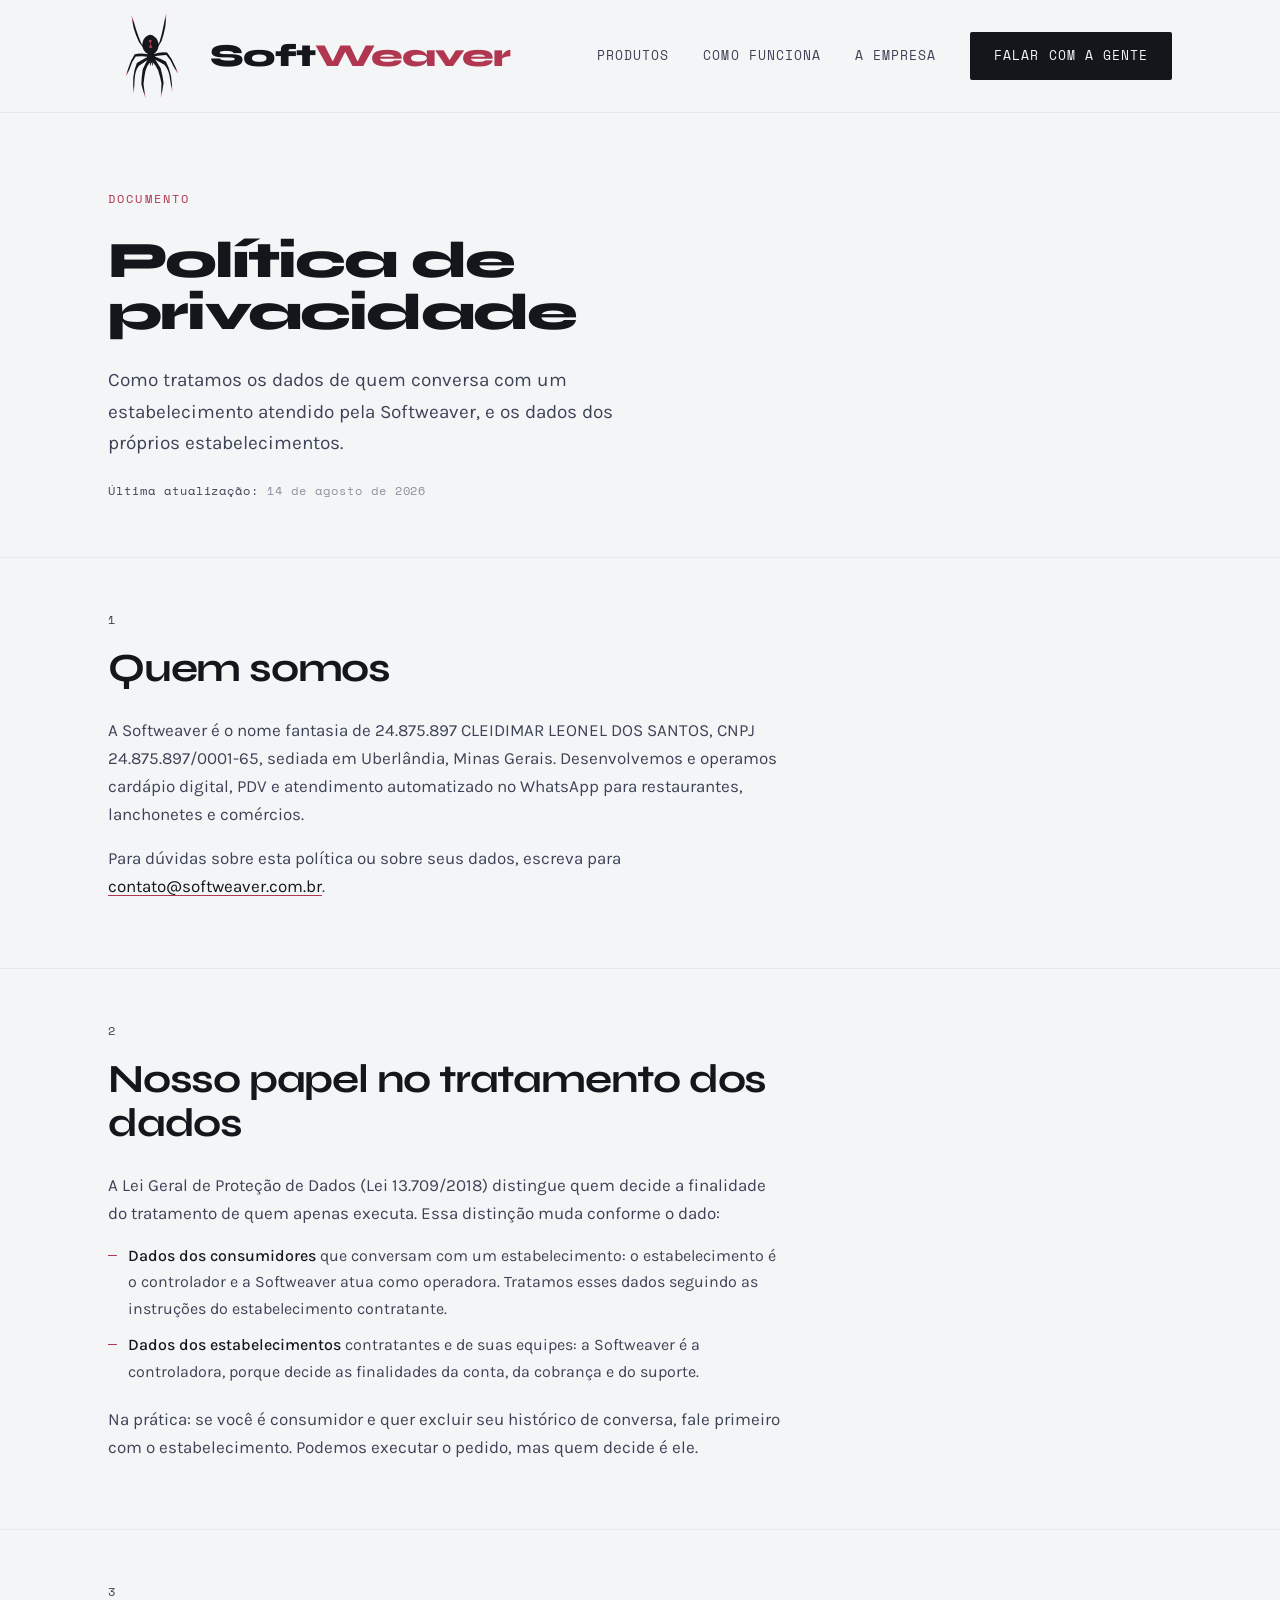
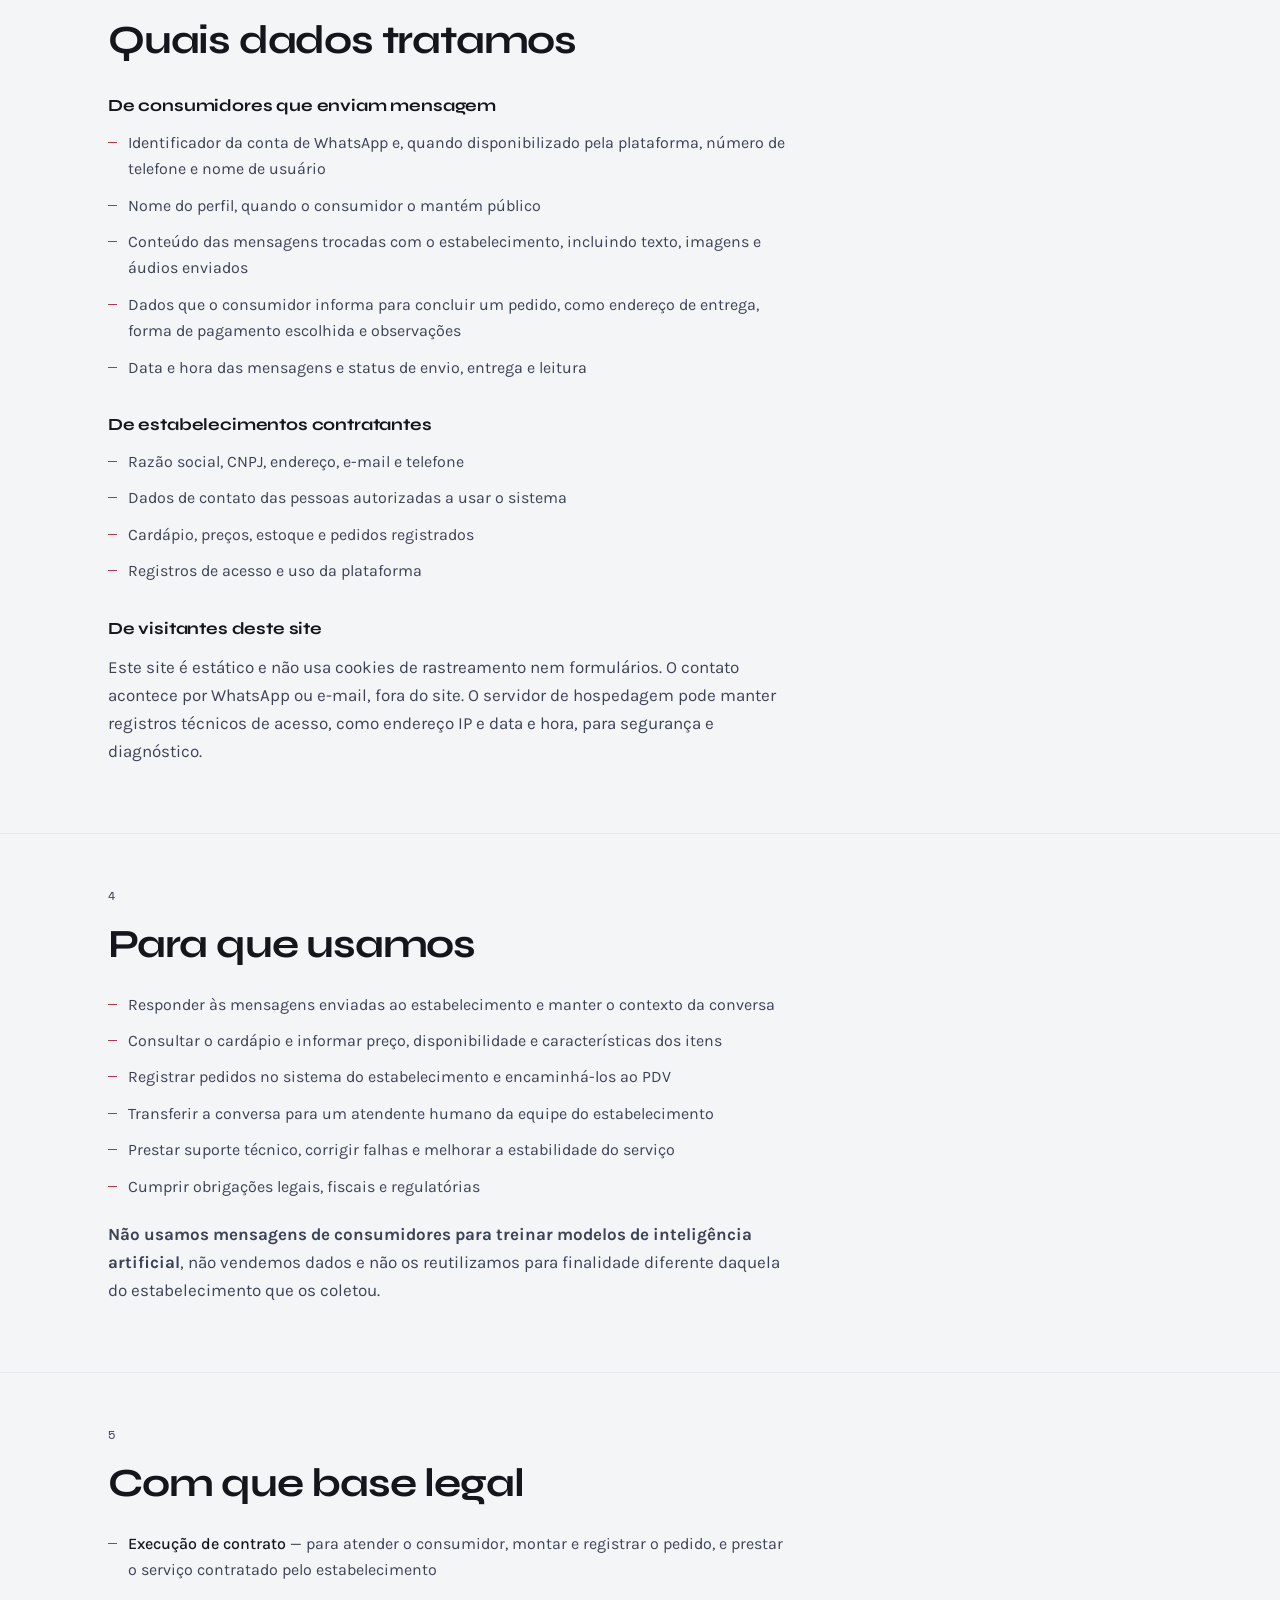
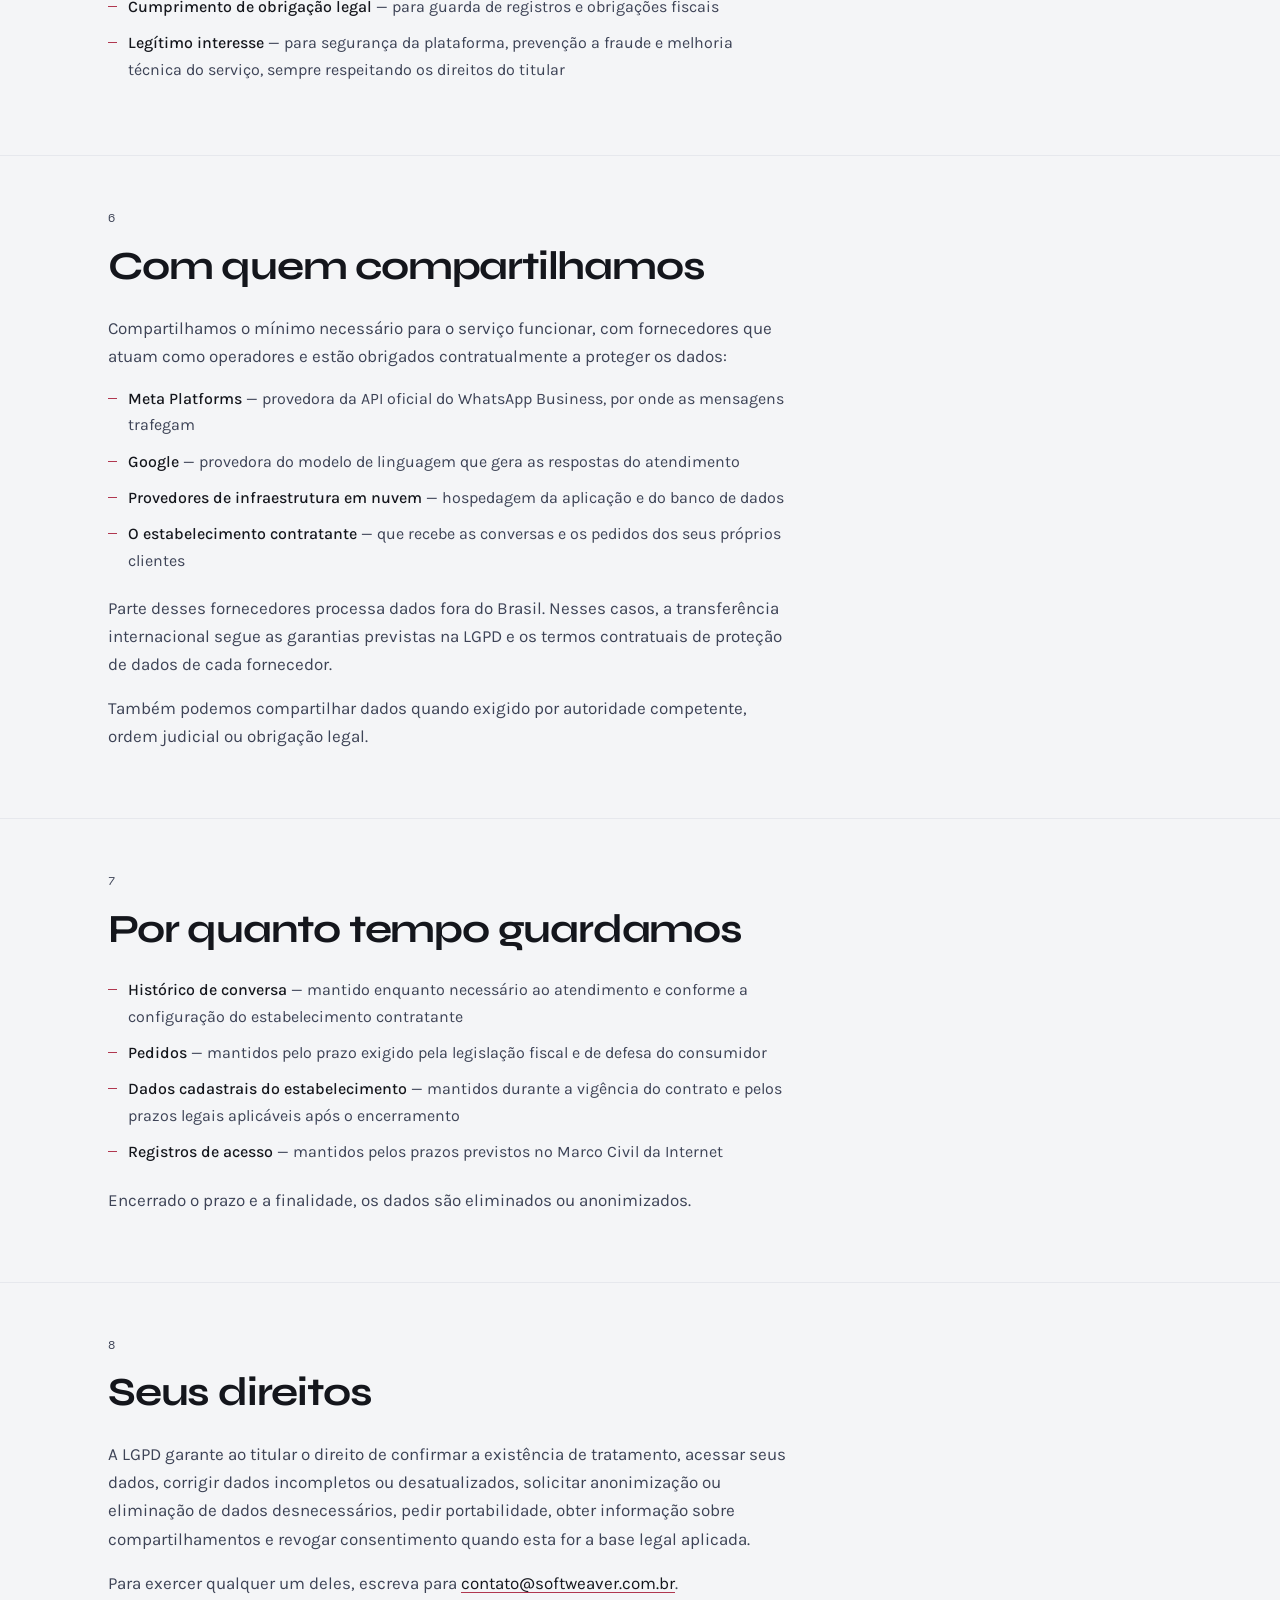
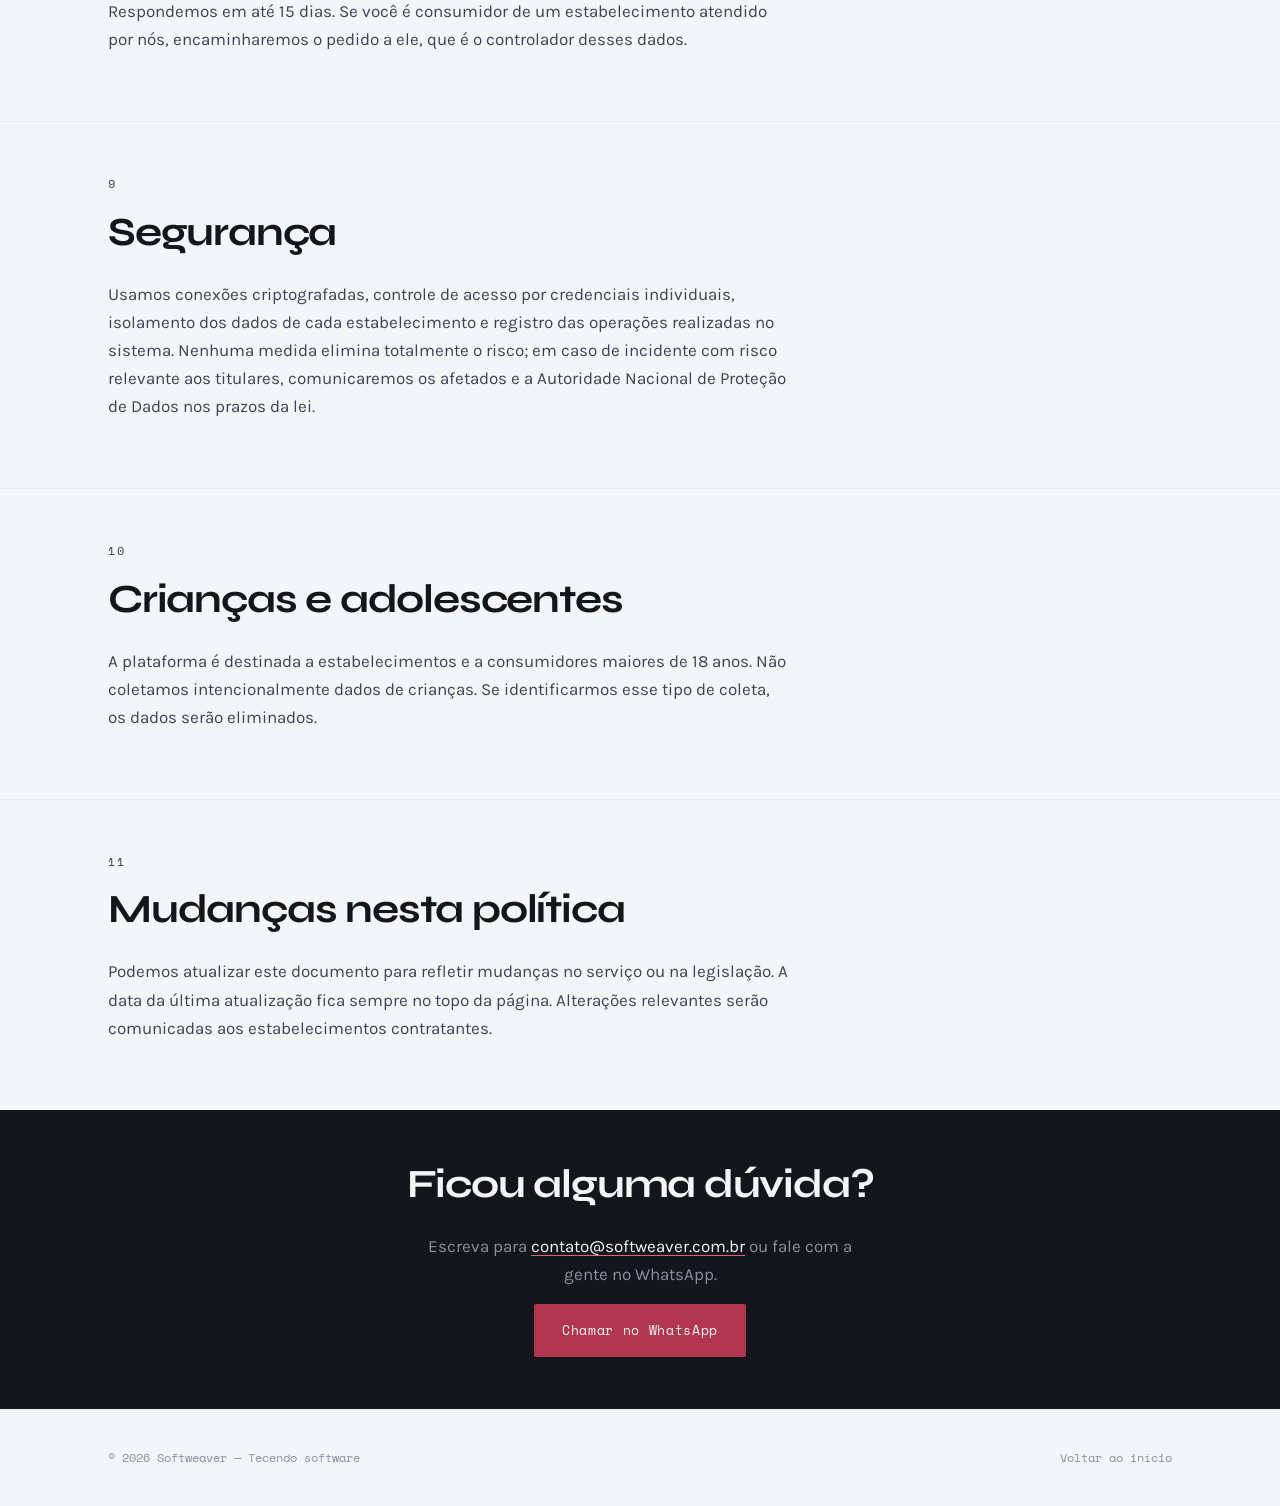
<file: softweaver/privacidade.html>
<!DOCTYPE html>
<html lang="pt-BR">

<head>
	<meta charset="UTF-8">
	<meta name="viewport" content="width=device-width, initial-scale=1">

	<title>Política de privacidade — Softweaver</title>
	<meta name="description"
		content="Como a Softweaver coleta, usa, compartilha e protege os dados de consumidores e estabelecimentos que utilizam o atendimento no WhatsApp, o cardápio digital e o PDV.">

	<link rel="canonical" href="https://www.softweaver.com.br/privacidade.html">
	<meta name="robots" content="index, follow">
	<meta name="theme-color" content="#0f0e13">

	<link rel="icon" href="aranha-adaptativo.svg" type="image/svg+xml">
	<link rel="apple-touch-icon" href="apple-touch-icon.png">

	<meta property="og:type" content="article">
	<meta property="og:site_name" content="Softweaver">
	<meta property="og:locale" content="pt_BR">
	<meta property="og:url" content="https://www.softweaver.com.br/privacidade.html">
	<meta property="og:title" content="Política de privacidade — Softweaver">
	<meta property="og:description"
		content="Como a Softweaver coleta, usa, compartilha e protege os dados de consumidores e estabelecimentos.">
	<meta property="og:image" content="https://www.softweaver.com.br/og.png">

	<meta name="twitter:card" content="summary_large_image">
	<meta name="twitter:title" content="Política de privacidade — Softweaver">
	<meta name="twitter:image" content="https://www.softweaver.com.br/og.png">

	<link rel="preconnect" href="https://fonts.googleapis.com">
	<link rel="preconnect" href="https://fonts.gstatic.com" crossorigin>
	<link
		href="https://fonts.googleapis.com/css2?family=Syne:wght@600;700;800&family=Karla:ital,wght@0,400;0,500;1,400&family=Space+Mono:wght@400;700&display=swap"
		rel="stylesheet">

	<link rel="stylesheet" href="styles.css">

	<script type="application/ld+json">
	{
		"@context": "https://schema.org",
		"@type": "WebPage",
		"name": "Política de privacidade — Softweaver",
		"url": "https://www.softweaver.com.br/privacidade.html",
		"inLanguage": "pt-BR",
		"dateModified": "2026-08-14",
		"isPartOf": { "@id": "https://www.softweaver.com.br/#website" },
		"publisher": {
			"@type": "Organization",
			"@id": "https://www.softweaver.com.br/#organization",
			"name": "Softweaver"
		}
	}
	</script>
</head>

<body class="doc">

	<a class="skip" href="#conteudo">Ir para o conteúdo</a>

	<nav aria-label="Principal">
		<div class="wrap">
			<a class="mark" href="index.html">
				<img src="aranha-adaptativo.svg" alt="" width="88" height="88">
				<b>Soft<span>Weaver</span></b>
			</a>

			<div class="navlinks">
				<a href="index.html#produtos">Produtos</a>
				<a href="index.html#funciona">Como funciona</a>
				<a href="index.html#empresa">A empresa</a>
				<a class="btn" href="index.html#contato">Falar com a gente</a>
			</div>
		</div>
	</nav>

	<main id="conteudo">

		<header id="topo">
			<div class="wrap">
				<p class="eyebrow">Documento</p>

				<h1>Política de privacidade</h1>

				<p class="lede">
					Como tratamos os dados de quem conversa com um estabelecimento atendido
					pela Softweaver, e os dados dos próprios estabelecimentos.
				</p>

				<p class="sec-intro">
					<strong>Última atualização:</strong> 14 de agosto de 2026
				</p>
			</div>
		</header>

		<section aria-labelledby="h-quem">
			<div class="wrap">
				<p class="sec-label">1</p>
				<h2 id="h-quem">Quem somos</h2>

				<p>
					A Softweaver é o nome fantasia de 24.875.897 CLEIDIMAR LEONEL DOS SANTOS,
					CNPJ 24.875.897/0001-65, sediada em Uberlândia, Minas Gerais.
					Desenvolvemos e operamos cardápio digital, PDV e atendimento automatizado
					no WhatsApp para restaurantes, lanchonetes e comércios.
				</p>

				<p>
					Para dúvidas sobre esta política ou sobre seus dados, escreva para
					<a href="mailto:contato@softweaver.com.br">contato@softweaver.com.br</a>.
				</p>
			</div>
		</section>

		<section aria-labelledby="h-papeis">
			<div class="wrap">
				<p class="sec-label">2</p>
				<h2 id="h-papeis">Nosso papel no tratamento dos dados</h2>

				<p>
					A Lei Geral de Proteção de Dados (Lei 13.709/2018) distingue quem decide
					a finalidade do tratamento de quem apenas executa. Essa distinção muda
					conforme o dado:
				</p>

				<ul>
					<li>
						<strong>Dados dos consumidores</strong> que conversam com um estabelecimento:
						o estabelecimento é o controlador e a Softweaver atua como operadora.
						Tratamos esses dados seguindo as instruções do estabelecimento contratante.
					</li>
					<li>
						<strong>Dados dos estabelecimentos</strong> contratantes e de suas equipes:
						a Softweaver é a controladora, porque decide as finalidades da conta,
						da cobrança e do suporte.
					</li>
				</ul>

				<p>
					Na prática: se você é consumidor e quer excluir seu histórico de conversa,
					fale primeiro com o estabelecimento. Podemos executar o pedido, mas quem
					decide é ele.
				</p>
			</div>
		</section>

		<section aria-labelledby="h-dados">
			<div class="wrap">
				<p class="sec-label">3</p>
				<h2 id="h-dados">Quais dados tratamos</h2>

				<h3>De consumidores que enviam mensagem</h3>
				<ul>
					<li>Identificador da conta de WhatsApp e, quando disponibilizado pela plataforma, número de telefone e nome de usuário</li>
					<li>Nome do perfil, quando o consumidor o mantém público</li>
					<li>Conteúdo das mensagens trocadas com o estabelecimento, incluindo texto, imagens e áudios enviados</li>
					<li>Dados que o consumidor informa para concluir um pedido, como endereço de entrega, forma de pagamento escolhida e observações</li>
					<li>Data e hora das mensagens e status de envio, entrega e leitura</li>
				</ul>

				<h3>De estabelecimentos contratantes</h3>
				<ul>
					<li>Razão social, CNPJ, endereço, e-mail e telefone</li>
					<li>Dados de contato das pessoas autorizadas a usar o sistema</li>
					<li>Cardápio, preços, estoque e pedidos registrados</li>
					<li>Registros de acesso e uso da plataforma</li>
				</ul>

				<h3>De visitantes deste site</h3>
				<p>
					Este site é estático e não usa cookies de rastreamento nem formulários.
					O contato acontece por WhatsApp ou e-mail, fora do site. O servidor de
					hospedagem pode manter registros técnicos de acesso, como endereço IP e
					data e hora, para segurança e diagnóstico.
				</p>
			</div>
		</section>

		<section aria-labelledby="h-finalidade">
			<div class="wrap">
				<p class="sec-label">4</p>
				<h2 id="h-finalidade">Para que usamos</h2>

				<ul>
					<li>Responder às mensagens enviadas ao estabelecimento e manter o contexto da conversa</li>
					<li>Consultar o cardápio e informar preço, disponibilidade e características dos itens</li>
					<li>Registrar pedidos no sistema do estabelecimento e encaminhá-los ao PDV</li>
					<li>Transferir a conversa para um atendente humano da equipe do estabelecimento</li>
					<li>Prestar suporte técnico, corrigir falhas e melhorar a estabilidade do serviço</li>
					<li>Cumprir obrigações legais, fiscais e regulatórias</li>
				</ul>

				<p>
					<strong>Não usamos mensagens de consumidores para treinar modelos de
					inteligência artificial</strong>, não vendemos dados e não os
					reutilizamos para finalidade diferente daquela do estabelecimento
					que os coletou.
				</p>
			</div>
		</section>

		<section aria-labelledby="h-base">
			<div class="wrap">
				<p class="sec-label">5</p>
				<h2 id="h-base">Com que base legal</h2>

				<ul>
					<li><strong>Execução de contrato</strong> — para atender o consumidor, montar e registrar o pedido, e prestar o serviço contratado pelo estabelecimento</li>
					<li><strong>Cumprimento de obrigação legal</strong> — para guarda de registros e obrigações fiscais</li>
					<li><strong>Legítimo interesse</strong> — para segurança da plataforma, prevenção a fraude e melhoria técnica do serviço, sempre respeitando os direitos do titular</li>
				</ul>
			</div>
		</section>

		<section aria-labelledby="h-compartilha">
			<div class="wrap">
				<p class="sec-label">6</p>
				<h2 id="h-compartilha">Com quem compartilhamos</h2>

				<p>
					Compartilhamos o mínimo necessário para o serviço funcionar, com fornecedores
					que atuam como operadores e estão obrigados contratualmente a proteger os dados:
				</p>

				<ul>
					<li><strong>Meta Platforms</strong> — provedora da API oficial do WhatsApp Business, por onde as mensagens trafegam</li>
					<li><strong>Google</strong> — provedora do modelo de linguagem que gera as respostas do atendimento</li>
					<li><strong>Provedores de infraestrutura em nuvem</strong> — hospedagem da aplicação e do banco de dados</li>
					<li><strong>O estabelecimento contratante</strong> — que recebe as conversas e os pedidos dos seus próprios clientes</li>
				</ul>

				<p>
					Parte desses fornecedores processa dados fora do Brasil. Nesses casos, a
					transferência internacional segue as garantias previstas na LGPD e os termos
					contratuais de proteção de dados de cada fornecedor.
				</p>

				<p>
					Também podemos compartilhar dados quando exigido por autoridade competente,
					ordem judicial ou obrigação legal.
				</p>
			</div>
		</section>

		<section aria-labelledby="h-prazo">
			<div class="wrap">
				<p class="sec-label">7</p>
				<h2 id="h-prazo">Por quanto tempo guardamos</h2>

				<ul>
					<li><strong>Histórico de conversa</strong> — mantido enquanto necessário ao atendimento e conforme a configuração do estabelecimento contratante</li>
					<li><strong>Pedidos</strong> — mantidos pelo prazo exigido pela legislação fiscal e de defesa do consumidor</li>
					<li><strong>Dados cadastrais do estabelecimento</strong> — mantidos durante a vigência do contrato e pelos prazos legais aplicáveis após o encerramento</li>
					<li><strong>Registros de acesso</strong> — mantidos pelos prazos previstos no Marco Civil da Internet</li>
				</ul>

				<p>
					Encerrado o prazo e a finalidade, os dados são eliminados ou anonimizados.
				</p>
			</div>
		</section>

		<section aria-labelledby="h-direitos">
			<div class="wrap">
				<p class="sec-label">8</p>
				<h2 id="h-direitos">Seus direitos</h2>

				<p>
					A LGPD garante ao titular o direito de confirmar a existência de tratamento,
					acessar seus dados, corrigir dados incompletos ou desatualizados, solicitar
					anonimização ou eliminação de dados desnecessários, pedir portabilidade,
					obter informação sobre compartilhamentos e revogar consentimento quando
					esta for a base legal aplicada.
				</p>

				<p>
					Para exercer qualquer um deles, escreva para
					<a href="mailto:contato@softweaver.com.br">contato@softweaver.com.br</a>.
					Respondemos em até 15 dias. Se você é consumidor de um estabelecimento
					atendido por nós, encaminharemos o pedido a ele, que é o controlador
					desses dados.
				</p>
			</div>
		</section>

		<section aria-labelledby="h-seguranca">
			<div class="wrap">
				<p class="sec-label">9</p>
				<h2 id="h-seguranca">Segurança</h2>

				<p>
					Usamos conexões criptografadas, controle de acesso por credenciais individuais,
					isolamento dos dados de cada estabelecimento e registro das operações realizadas
					no sistema. Nenhuma medida elimina totalmente o risco; em caso de incidente
					com risco relevante aos titulares, comunicaremos os afetados e a Autoridade
					Nacional de Proteção de Dados nos prazos da lei.
				</p>
			</div>
		</section>

		<section aria-labelledby="h-menores">
			<div class="wrap">
				<p class="sec-label">10</p>
				<h2 id="h-menores">Crianças e adolescentes</h2>

				<p>
					A plataforma é destinada a estabelecimentos e a consumidores maiores de 18 anos.
					Não coletamos intencionalmente dados de crianças. Se identificarmos esse tipo
					de coleta, os dados serão eliminados.
				</p>
			</div>
		</section>

		<section aria-labelledby="h-mudancas">
			<div class="wrap">
				<p class="sec-label">11</p>
				<h2 id="h-mudancas">Mudanças nesta política</h2>

				<p>
					Podemos atualizar este documento para refletir mudanças no serviço ou na
					legislação. A data da última atualização fica sempre no topo da página.
					Alterações relevantes serão comunicadas aos estabelecimentos contratantes.
				</p>
			</div>
		</section>

		<section class="contact" aria-labelledby="h-contato">
			<div class="wrap">
				<h2 id="h-contato">Ficou alguma dúvida?</h2>

				<p>
					Escreva para <a href="mailto:contato@softweaver.com.br">contato@softweaver.com.br</a>
					ou fale com a gente no WhatsApp.
				</p>

				<a class="cta cta-solid" href="https://wa.me/5534999151282" target="_blank" rel="noopener">
					Chamar no WhatsApp
				</a>
			</div>
		</section>

	</main>

	<footer>
		<div class="wrap">
			<p>© 2026 Softweaver — Tecendo software</p>
			<a href="index.html">Voltar ao início</a>
		</div>
	</footer>

</body>

</html>
</file>
<file: styles.css>
:root {
	--bg: #1E3A2F;
	--surface: #264A3C;
	--surface-2: #1A3329;
	--accent: #3A6B53;
	--gold: #D4B896;
	--gold-dim: #A8916A;
	--text: #F0EBE3;
	--muted: #9BAE9F;
	--line: rgba(212, 184, 150, 0.18);
	--line-strong: rgba(212, 184, 150, 0.4);
}

*,
*::before,
*::after {
	box-sizing: border-box;
	margin: 0;
	padding: 0
}

html {
	scroll-behavior: smooth
}

body {
	font-family: 'Inter', system-ui, sans-serif;
	background: var(--bg);
	color: var(--text);
	line-height: 1.6;
	-webkit-font-smoothing: antialiased;
	overflow-x: hidden;
}

/* topo */
.top-bar {
	position: sticky;
	top: 0;
	z-index: 50;
	background: rgba(30, 58, 47, 0.92);
	backdrop-filter: blur(10px);
	border-bottom: 1px solid var(--line);
	padding: 14px 24px;
	display: flex;
	justify-content: space-between;
	align-items: center;
	gap: 16px;
}

.brand {
	display: flex;
	flex-direction: column;
	line-height: 1.15
}

.brand-name {
	font-family: 'Fraunces', serif;
	font-weight: 600;
	font-size: 17px;
	letter-spacing: -0.01em;
	color: var(--text);
}

.brand-sub {
	font-size: 10px;
	text-transform: uppercase;
	letter-spacing: 0.22em;
	color: var(--muted);
	font-weight: 500;
	margin-top: 3px;
}

.top-cta {
	background: var(--gold);
	color: var(--bg);
	text-decoration: none;
	font-weight: 600;
	font-size: 13px;
	padding: 9px 18px;
	border-radius: 100px;
	white-space: nowrap;
	display: inline-flex;
	align-items: center;
	gap: 6px;
	transition: background .2s ease, transform .15s ease;
}

.top-cta:hover {
	background: #E5C9A4;
	transform: translateY(-1px)
}

/* hero */
.hero {
	max-width: 1100px;
	margin: 0 auto;
	padding: 70px 24px 50px;
	display: grid;
	grid-template-columns: 1fr auto;
	gap: 60px;
	align-items: center;
	min-height: 72vh;
}

.hero-text .kicker {
	font-size: 11px;
	text-transform: uppercase;
	letter-spacing: 0.25em;
	color: var(--gold);
	font-weight: 500;
	margin-bottom: 28px;
	display: flex;
	align-items: center;
	gap: 12px;
}

.hero-text .kicker::before {
	content: '';
	width: 32px;
	height: 1px;
	background: var(--gold-dim)
}

.hero h1 {
	font-family: 'Fraunces', serif;
	font-weight: 400;
	font-size: clamp(40px, 6.2vw, 68px);
	line-height: 1.02;
	letter-spacing: -0.035em;
	margin-bottom: 26px;
	font-variation-settings: 'SOFT' 60, 'WONK' 0;
}

.hero h1 .italic {
	font-style: italic;
	color: var(--gold);
	font-weight: 300
}

.hero-text .lead {
	font-size: 17px;
	color: var(--muted);
	max-width: 500px;
	margin-bottom: 36px;
}

.hero-actions {
	display: flex;
	gap: 14px;
	flex-wrap: wrap;
	align-items: center
}

.btn-primary {
	background: var(--gold);
	color: var(--bg);
	text-decoration: none;
	padding: 15px 28px;
	border-radius: 100px;
	font-weight: 600;
	font-size: 15px;
	display: inline-flex;
	align-items: center;
	gap: 10px;
	transition: background .2s ease, transform .15s ease;
}

.btn-primary:hover {
	background: #E5C9A4;
	transform: translateY(-1px)
}

.btn-ghost {
	color: var(--text);
	text-decoration: none;
	font-size: 14px;
	font-weight: 500;
	border-bottom: 1px solid var(--line-strong);
	padding-bottom: 3px;
	transition: border-color .2s ease;
}

.btn-ghost:hover {
	border-color: var(--gold)
}

/* selo */
.seal {
	width: 220px;
	height: 220px;
	position: relative
}

.seal-ring {
	position: absolute;
	inset: 0;
	animation: spin 32s linear infinite;
}

.seal-center {
	position: absolute;
	inset: 38px;
	border-radius: 50%;
	background: var(--gold);
	display: flex;
	flex-direction: column;
	justify-content: center;
	align-items: center;
	text-align: center;
	padding: 8px;
}

.seal-center .biz {
	font-family: 'Fraunces', serif;
	font-size: 17px;
	font-weight: 600;
	color: var(--bg);
	line-height: 1;
	margin-bottom: 4px;
}

.seal-center .estd {
	font-size: 9px;
	text-transform: uppercase;
	letter-spacing: 0.2em;
	color: var(--surface);
	font-weight: 600;
}

@keyframes spin {
	from {
		transform: rotate(0)
	}

	to {
		transform: rotate(360deg)
	}
}

@media(prefers-reduced-motion:reduce) {
	.seal-ring {
		animation: none
	}
}

/* divider com palavras */
.divider-words {
	max-width: 1100px;
	margin: 0 auto;
	padding: 0 24px 60px;
	display: flex;
	align-items: center;
	gap: 20px;
}

.divider-words .line {
	flex: 1;
	height: 1px;
	background: var(--line)
}

.divider-words .text {
	font-size: 11px;
	text-transform: uppercase;
	letter-spacing: 0.3em;
	color: var(--gold-dim);
	font-weight: 500;
}

/* catálogo */
.catalog {
	max-width: 1100px;
	margin: 0 auto;
	padding: 10px 24px 80px
}

.catalog-head {
	display: flex;
	justify-content: space-between;
	align-items: flex-end;
	margin-bottom: 48px;
	flex-wrap: wrap;
	gap: 20px;
}

.catalog-head h2 {
	font-family: 'Fraunces', serif;
	font-weight: 400;
	font-size: clamp(28px, 3.8vw, 40px);
	letter-spacing: -0.03em;
	line-height: 1.1;
	max-width: 540px;
}

.catalog-head .note {
	font-size: 12px;
	color: var(--muted);
	text-transform: uppercase;
	letter-spacing: 0.15em;
}

.products {
	border-top: 1px solid var(--line);
}

.product {
	display: grid;
	grid-template-columns: 64px 1fr auto;
	gap: 32px;
	align-items: center;
	padding: 34px 0;
	border-bottom: 1px solid var(--line);
	transition: padding-left .25s ease;
}

.product:hover {
	padding-left: 8px
}

.product:hover .product-num {
	color: var(--gold)
}

.product-num {
	font-family: 'Fraunces', serif;
	font-size: 32px;
	font-weight: 300;
	color: var(--gold-dim);
	transition: color .25s ease;
}

.product-info .badge {
	display: inline-block;
	font-size: 10px;
	text-transform: uppercase;
	letter-spacing: 0.2em;
	padding: 4px 10px;
	border-radius: 100px;
	margin-bottom: 12px;
	font-weight: 500;
}

.product[data-cat="tradicional"] .badge {
	background: rgba(155, 174, 159, 0.12);
	color: var(--muted);
	border: 1px solid var(--line);
}

.product[data-cat="gourmet"] .badge {
	background: rgba(212, 184, 150, 0.14);
	color: var(--gold);
	border: 1px solid rgba(212, 184, 150, 0.25);
}

.product[data-cat="especial"] .badge {
	background: var(--gold);
	color: var(--bg);
	border: 1px solid var(--gold);
}

.product-info h3 {
	font-family: 'Fraunces', serif;
	font-size: clamp(22px, 2.4vw, 28px);
	font-weight: 500;
	letter-spacing: -0.015em;
	margin-bottom: 6px;
}

.product-info p {
	font-size: 14px;
	color: var(--muted)
}

.price-table {
	margin-top: 18px;
	max-width: 420px;
	width: 100%;
	display: flex;
	flex-direction: column;
	gap: 1px;
	background: var(--line);
	border: 1px solid var(--line);
	border-radius: 10px;
	overflow: hidden;
}

.price-row {
	display: grid;
	grid-template-columns: 1fr auto;
	align-items: center;
	background: var(--surface-2);
	padding: 10px 14px;
}

.price-row .qty {
	font-size: 13px;
	color: var(--text);
	font-weight: 500;
}

.price-row .price {
	font-family: 'Fraunces', serif;
	font-weight: 600;
	color: var(--gold);
	font-size: 15px;
}

.price-ask {
	margin-top: 16px;
	font-size: 13px;
	color: var(--gold-dim);
	letter-spacing: 0.02em;
}

.product-order a {
	background: transparent;
	color: var(--text);
	text-decoration: none;
	border: 1px solid var(--line-strong);
	padding: 11px 18px;
	border-radius: 100px;
	font-size: 13px;
	font-weight: 500;
	display: inline-flex;
	align-items: center;
	gap: 7px;
	white-space: nowrap;
	transition: background .2s ease, border-color .2s ease, color .2s ease;
}

.product-order a:hover {
	background: var(--gold);
	color: var(--bg);
	border-color: var(--gold);
}

/* faixa da marca */
.brand-band {
	background: var(--surface-2);
	padding: 80px 24px;
	border-top: 1px solid var(--line);
	border-bottom: 1px solid var(--line);
}

.brand-band-inner {
	max-width: 900px;
	margin: 0 auto;
	text-align: center;
}

.brand-band .eyebrow {
	font-size: 11px;
	text-transform: uppercase;
	letter-spacing: 0.3em;
	color: var(--gold-dim);
	margin-bottom: 24px;
	font-weight: 500;
}

.brand-band h2 {
	font-family: 'Fraunces', serif;
	font-weight: 400;
	font-size: clamp(32px, 5.2vw, 54px);
	letter-spacing: -0.03em;
	line-height: 1.1;
	margin-bottom: 22px;
}

.brand-band h2 em {
	font-style: italic;
	color: var(--gold);
	font-weight: 300;
}

.brand-band p {
	font-size: 16px;
	color: var(--muted);
	max-width: 520px;
	margin: 0 auto;
	line-height: 1.7;
}

/* como pedir */
.how {
	max-width: 1100px;
	margin: 0 auto;
	padding: 80px 24px 60px
}

.how h2 {
	font-family: 'Fraunces', serif;
	font-weight: 400;
	font-size: clamp(28px, 3.8vw, 40px);
	letter-spacing: -0.03em;
	margin-bottom: 56px;
	max-width: 480px;
	line-height: 1.1;
}

.how-steps {
	display: grid;
	grid-template-columns: repeat(3, 1fr);
	gap: 48px;
}

.step .step-num {
	font-family: 'Fraunces', serif;
	font-size: 13px;
	font-weight: 500;
	color: var(--gold);
	margin-bottom: 18px;
	display: flex;
	align-items: center;
	gap: 10px;
}

.step .step-num::after {
	content: '';
	flex: 0 0 24px;
	height: 1px;
	background: var(--gold-dim)
}

.step h3 {
	font-family: 'Fraunces', serif;
	font-weight: 500;
	font-size: 20px;
	margin-bottom: 10px;
	letter-spacing: -0.01em;
}

.step p {
	font-size: 14px;
	color: var(--muted);
	line-height: 1.65;
	max-width: 280px
}

/* entrega */
.delivery-band {
	background: var(--surface);
	padding: 36px 24px;
	border-radius: 0;
	display: flex;
	align-items: center;
	justify-content: center;
	gap: 14px;
	flex-wrap: wrap;
	text-align: center;
}

.delivery-band .pin {
	color: var(--gold);
	font-size: 18px;
	line-height: 1;
}

.delivery-band p {
	font-size: 14px;
	color: var(--text);
	font-weight: 400;
	letter-spacing: 0.01em;
}

.delivery-band strong {
	color: var(--gold);
	font-weight: 600
}

/* rodapé */
footer {
	max-width: 1100px;
	margin: 0 auto;
	padding: 60px 24px 80px;
	display: flex;
	justify-content: space-between;
	align-items: flex-start;
	flex-wrap: wrap;
	gap: 32px;
	border-top: 1px solid var(--line);
	margin-top: 40px;
}

.footer-brand h3 {
	font-family: 'Fraunces', serif;
	font-size: 22px;
	font-weight: 600;
	margin-bottom: 6px;
	letter-spacing: -0.01em;
}

.footer-brand p {
	font-size: 13px;
	color: var(--muted)
}

.footer-contact {
	display: flex;
	flex-direction: column;
	gap: 10px;
	align-items: flex-end
}

.footer-contact .label {
	font-size: 10px;
	text-transform: uppercase;
	letter-spacing: 0.2em;
	color: var(--gold-dim);
}

.footer-contact .phone {
	font-family: 'Fraunces', serif;
	font-size: 20px;
	color: var(--text);
	text-decoration: none;
	font-weight: 500;
	letter-spacing: -0.01em;
	transition: color .2s ease;
}

.footer-contact .phone:hover {
	color: var(--gold)
}

.footer-bottom {
	max-width: 1100px;
	margin: 0 auto;
	padding: 24px;
	border-top: 1px solid var(--line);
	display: flex;
	justify-content: space-between;
	align-items: center;
	flex-wrap: wrap;
	gap: 12px;
}

.footer-bottom span {
	font-size: 12px;
	color: var(--muted)
}

.footer-bottom .city {
	color: var(--gold-dim)
}

/* responsivo */
@media(max-width:780px) {
	.hero {
		grid-template-columns: 1fr;
		gap: 40px;
		padding: 50px 24px 40px;
		min-height: auto
	}

	.seal {
		width: 160px;
		height: 160px;
		order: -1
	}

	.product {
		grid-template-columns: 44px 1fr;
		gap: 18px
	}

	.product-order {
		grid-column: 1/-1;
		margin-top: 6px
	}

	.product-order a {
		width: 100%;
		justify-content: center
	}

	.how-steps {
		grid-template-columns: 1fr;
		gap: 36px
	}

	.top-bar {
		padding: 12px 16px
	}

	.top-cta {
		font-size: 12px;
		padding: 8px 14px
	}

	.brand-name {
		font-size: 15px
	}

	.brand-sub {
		font-size: 9px
	}

	footer {
		flex-direction: column;
		align-items: flex-start
	}

	.footer-contact {
		align-items: flex-start
	}

	.footer-bottom {
		flex-direction: column;
		align-items: flex-start;
		text-align: left
	}
}
</file>
<file: softweaver/styles.css>
:root{
  --ink:#14161C;
  --dusk:#3D4356;
  --mist:#8B90A0;
  --silk:#E6E8ED;
  --paper:#F4F5F7;
  --raise:#FFFFFF;
  --invert-bg:#14161C;
  --invert-fg:#F4F5F7;
  --thread:#B0374F;
  --thread-soft:#D9647A;
  --display:'Syne',sans-serif;
  --body:'Karla',sans-serif;
  --mono:'Space Mono',monospace;
}

*{margin:0;padding:0;box-sizing:border-box}
html{scroll-behavior:smooth}
body{
  background:var(--paper);color:var(--ink);
  font-family:var(--body);font-size:17px;line-height:1.65;
  -webkit-font-smoothing:antialiased;
}
.wrap{max-width:1120px;margin:0 auto;padding:0 28px}

/* ---------- nav ---------- */
nav{
  position:sticky;top:0;z-index:50;
  background:color-mix(in srgb, var(--paper) 88%, transparent);backdrop-filter:blur(10px);
  border-bottom:1px solid var(--silk);
}
nav .wrap{display:flex;align-items:center;justify-content:space-between;height:112px}
.mark{display:flex;align-items:center;gap:14px;text-decoration:none;color:var(--ink)}
.mark img{width:88px;height:88px;display:block}
.mark b span{color:var(--thread)}
.mark b{font-family:var(--display);font-weight:800;font-size:32px;letter-spacing:-.03em;line-height:1}
.navlinks{display:flex;align-items:center;gap:34px}
.navlinks a{
  font-family:var(--mono);font-size:13px;letter-spacing:.08em;text-transform:uppercase;
  color:var(--dusk);text-decoration:none;
}
.navlinks a:hover{color:var(--thread)}
.navlinks .btn{
  background:var(--invert-bg);color:var(--invert-fg);padding:13px 24px;border-radius:2px;
  transition:background .18s;
}
.navlinks .btn:hover{background:var(--thread);color:#FFFFFF}
@media(max-width:900px){
  nav .wrap{height:104px}
  .mark img{width:70px;height:70px}
  .mark b{font-size:26px}
}
@media(max-width:760px){.navlinks a:not(.btn){display:none}}
@media(max-width:520px){
  nav .wrap{height:82px}
  .mark img{width:56px;height:56px}
  .mark b{font-size:21px}
  .navlinks .btn{padding:11px 16px;font-size:12px}
}

/* ---------- hero ---------- */
header{padding:96px 0 88px;position:relative;overflow:hidden}
.hero-grid{display:grid;grid-template-columns:1fr 1.1fr;gap:48px;align-items:center}
.eyebrow{
  font-family:var(--mono);font-size:12px;letter-spacing:.18em;text-transform:uppercase;
  color:var(--thread);margin-bottom:26px;
}
h1{
  font-family:var(--display);font-weight:800;font-size:clamp(2.5rem,5.6vw,4.1rem);
  line-height:1.02;letter-spacing:-.035em;margin-bottom:26px;
}
h1 em{font-style:normal;color:var(--thread)}
.lede{font-size:19px;color:var(--dusk);max-width:37ch;margin-bottom:38px}
.cta-row{display:flex;gap:14px;flex-wrap:wrap}
.cta{
  display:inline-block;font-family:var(--mono);font-size:13px;letter-spacing:.05em;
  padding:16px 28px;text-decoration:none;border-radius:2px;transition:.18s;
}
.cta-solid{background:var(--thread);color:#fff}
.cta-solid:hover{background:var(--ink)}
.cta-ghost{border:1px solid var(--dusk);color:var(--ink)}
.cta-ghost:hover{border-color:var(--thread);color:var(--thread)}
.web-art{width:100%;height:auto;max-width:none}
@media(max-width:900px){
  .hero-grid{grid-template-columns:1fr;gap:40px}
  .web-art{max-width:520px;margin:0 auto}
  header{padding:60px 0 56px}
}

/* thread drawing animation */
.thread-line path{
  stroke-dasharray:900;stroke-dashoffset:900;
  animation:weave 1.5s cubic-bezier(.4,0,.2,1) forwards;
}
.thread-arc{
  stroke-dasharray:1400;stroke-dashoffset:1400;
  animation:weave 1.9s cubic-bezier(.4,0,.2,1) forwards;
}
.node{opacity:0;animation:pop .5s ease forwards}
@keyframes weave{to{stroke-dashoffset:0}}
@keyframes pop{to{opacity:1}}
@media(prefers-reduced-motion:reduce){
  .thread-line path,.thread-arc{stroke-dashoffset:0;animation:none}
  .node{opacity:1;animation:none}
}

/* ---------- sections ---------- */
section{padding:88px 0;border-top:1px solid var(--silk)}
.sec-label{
  font-family:var(--mono);font-size:12px;letter-spacing:.18em;text-transform:uppercase;
  color:var(--mist);margin-bottom:18px;
}
h2{
  font-family:var(--display);font-weight:700;font-size:clamp(1.7rem,3.4vw,2.5rem);
  letter-spacing:-.03em;line-height:1.1;margin-bottom:18px;max-width:20ch;
}
.sec-intro{color:var(--dusk);max-width:56ch;margin-bottom:52px}

/* products */
.products{display:grid;grid-template-columns:repeat(3,1fr);gap:1px;background:var(--silk);border:1px solid var(--silk)}
.product{background:var(--paper);padding:38px 30px;transition:background .2s}
.product:hover{background:var(--raise)}
.product-ic{color:var(--thread);margin-bottom:22px;display:block}
.product h3{font-family:var(--display);font-weight:700;font-size:21px;letter-spacing:-.02em;margin-bottom:12px}
.product p{color:var(--dusk);font-size:16px;margin-bottom:20px}
.product ul{list-style:none;font-size:15px;color:var(--dusk)}
.product li{padding-left:18px;position:relative;margin-bottom:7px}
.product li::before{
  content:'';position:absolute;left:0;top:11px;width:8px;height:1px;background:var(--thread);
}
@media(max-width:860px){.products{grid-template-columns:1fr}}

/* flow — a real sequence, so it is numbered */
.flow{display:grid;grid-template-columns:repeat(4,1fr);gap:28px;counter-reset:step}
.step{counter-increment:step;position:relative;padding-top:34px}
.step::before{
  content:counter(step,decimal-leading-zero);
  position:absolute;top:0;left:0;
  font-family:var(--mono);font-size:12px;color:var(--thread);letter-spacing:.1em;
}
.step::after{
  content:'';position:absolute;top:6px;left:32px;right:-28px;height:1px;background:var(--silk);
}
.step:last-child::after{display:none}
.step h3{font-family:var(--display);font-weight:700;font-size:17px;margin-bottom:9px;letter-spacing:-.01em}
.step p{font-size:15px;color:var(--dusk)}
@media(max-width:860px){
  .flow{grid-template-columns:1fr;gap:30px}
  .step::after{display:none}
}

/* about / company data */
.about-grid{display:grid;grid-template-columns:1.15fr .85fr;gap:60px}
.about-grid p{color:var(--dusk);margin-bottom:18px}
.datacard{background:var(--invert-bg);color:var(--invert-fg);padding:34px 30px;border-radius:2px;height:fit-content}
.datacard h3{
  font-family:var(--mono);font-size:12px;letter-spacing:.16em;text-transform:uppercase;
  color:var(--thread-soft);margin-bottom:22px;font-weight:400;
}
.datacard dl{font-size:15px}
.datacard dt{font-family:var(--mono);font-size:11px;letter-spacing:.1em;text-transform:uppercase;color:var(--mist);margin-top:16px}
.datacard dt:first-child{margin-top:0}
.datacard dd{margin-top:3px}
.datacard dt{color:var(--mist)}
.datacard a{color:var(--silk)}
@media(max-width:860px){.about-grid{grid-template-columns:1fr;gap:36px}}

/* contact */
.contact{text-align:center;background:var(--invert-bg);color:var(--invert-fg);border-top:none}
.contact h2{margin:0 auto 18px;color:var(--invert-fg)}
.contact p{color:var(--mist);max-width:46ch;margin:0 auto 34px}
.contact .cta-solid:hover{background:var(--invert-fg);color:var(--invert-bg)}

footer{padding:38px 0;border-top:1px solid var(--silk)}
footer .wrap{display:flex;justify-content:space-between;align-items:center;gap:20px;flex-wrap:wrap}
footer p,footer a{font-family:var(--mono);font-size:12px;color:var(--mist);text-decoration:none}
footer a:hover{color:var(--thread)}
:focus-visible{outline:2px solid var(--thread);outline-offset:3px}
/* ---------- skip link ---------- */
.skip{
  position:absolute;left:28px;top:-100px;z-index:100;
  background:var(--invert-bg);color:var(--invert-fg);
  font-family:var(--mono);font-size:13px;letter-spacing:.05em;
  padding:14px 22px;border-radius:2px;text-decoration:none;
  transition:top .18s;
}
.skip:focus-visible{top:16px}

/* ---------- faq ---------- */
.faq{border-top:1px solid var(--silk)}
.faq details{border-bottom:1px solid var(--silk)}
.faq summary{
  list-style:none;cursor:pointer;
  display:flex;align-items:baseline;gap:16px;
  font-family:var(--display);font-weight:700;font-size:19px;letter-spacing:-.02em;
  padding:24px 0;transition:color .18s;
}
.faq summary::-webkit-details-marker{display:none}
.faq summary::before{
  content:'+';
  font-family:var(--mono);font-weight:400;font-size:17px;color:var(--thread);
  flex:none;width:14px;
}
.faq details[open] summary::before{content:'–'}
.faq summary:hover{color:var(--thread)}
.faq details p{
  color:var(--dusk);font-size:16px;max-width:62ch;
  padding:0 0 26px 30px;margin-top:-4px;
}

/* ---------- documento (política de privacidade) ---------- */
.doc header{padding:76px 0 56px}
.doc h1{font-size:clamp(2.1rem,4.6vw,3.2rem);max-width:16ch}
.doc .lede{max-width:52ch;margin-bottom:22px}
.doc header .sec-intro{
  font-family:var(--mono);font-size:12px;letter-spacing:.08em;
  color:var(--mist);margin-bottom:0;
}
.doc header .sec-intro strong{font-weight:400;color:var(--dusk)}

.doc section{padding:52px 0}
.doc section h2{margin-bottom:26px;max-width:24ch}
.doc section h3{
  font-family:var(--display);font-weight:700;font-size:17px;letter-spacing:-.01em;
  margin:30px 0 10px;
}
.doc section p{color:var(--dusk);max-width:68ch;margin-bottom:16px}
.doc section ul{list-style:none;max-width:68ch;margin-bottom:20px}
.doc section li{
  position:relative;padding-left:20px;margin-bottom:10px;
  color:var(--dusk);font-size:16px;
}
.doc section li::before{
  content:'';position:absolute;left:0;top:12px;width:9px;height:1px;background:var(--thread);
}
.doc section li strong{color:var(--ink);font-weight:500}
.doc section a{color:var(--ink);text-decoration-color:var(--thread);text-underline-offset:3px}
.doc section a:hover{color:var(--thread)}

.doc .contact p{color:var(--mist);max-width:46ch}
.doc .contact a{color:var(--invert-fg);text-decoration-color:var(--thread-soft)}
.doc .contact .cta{text-decoration:none}
</file>
